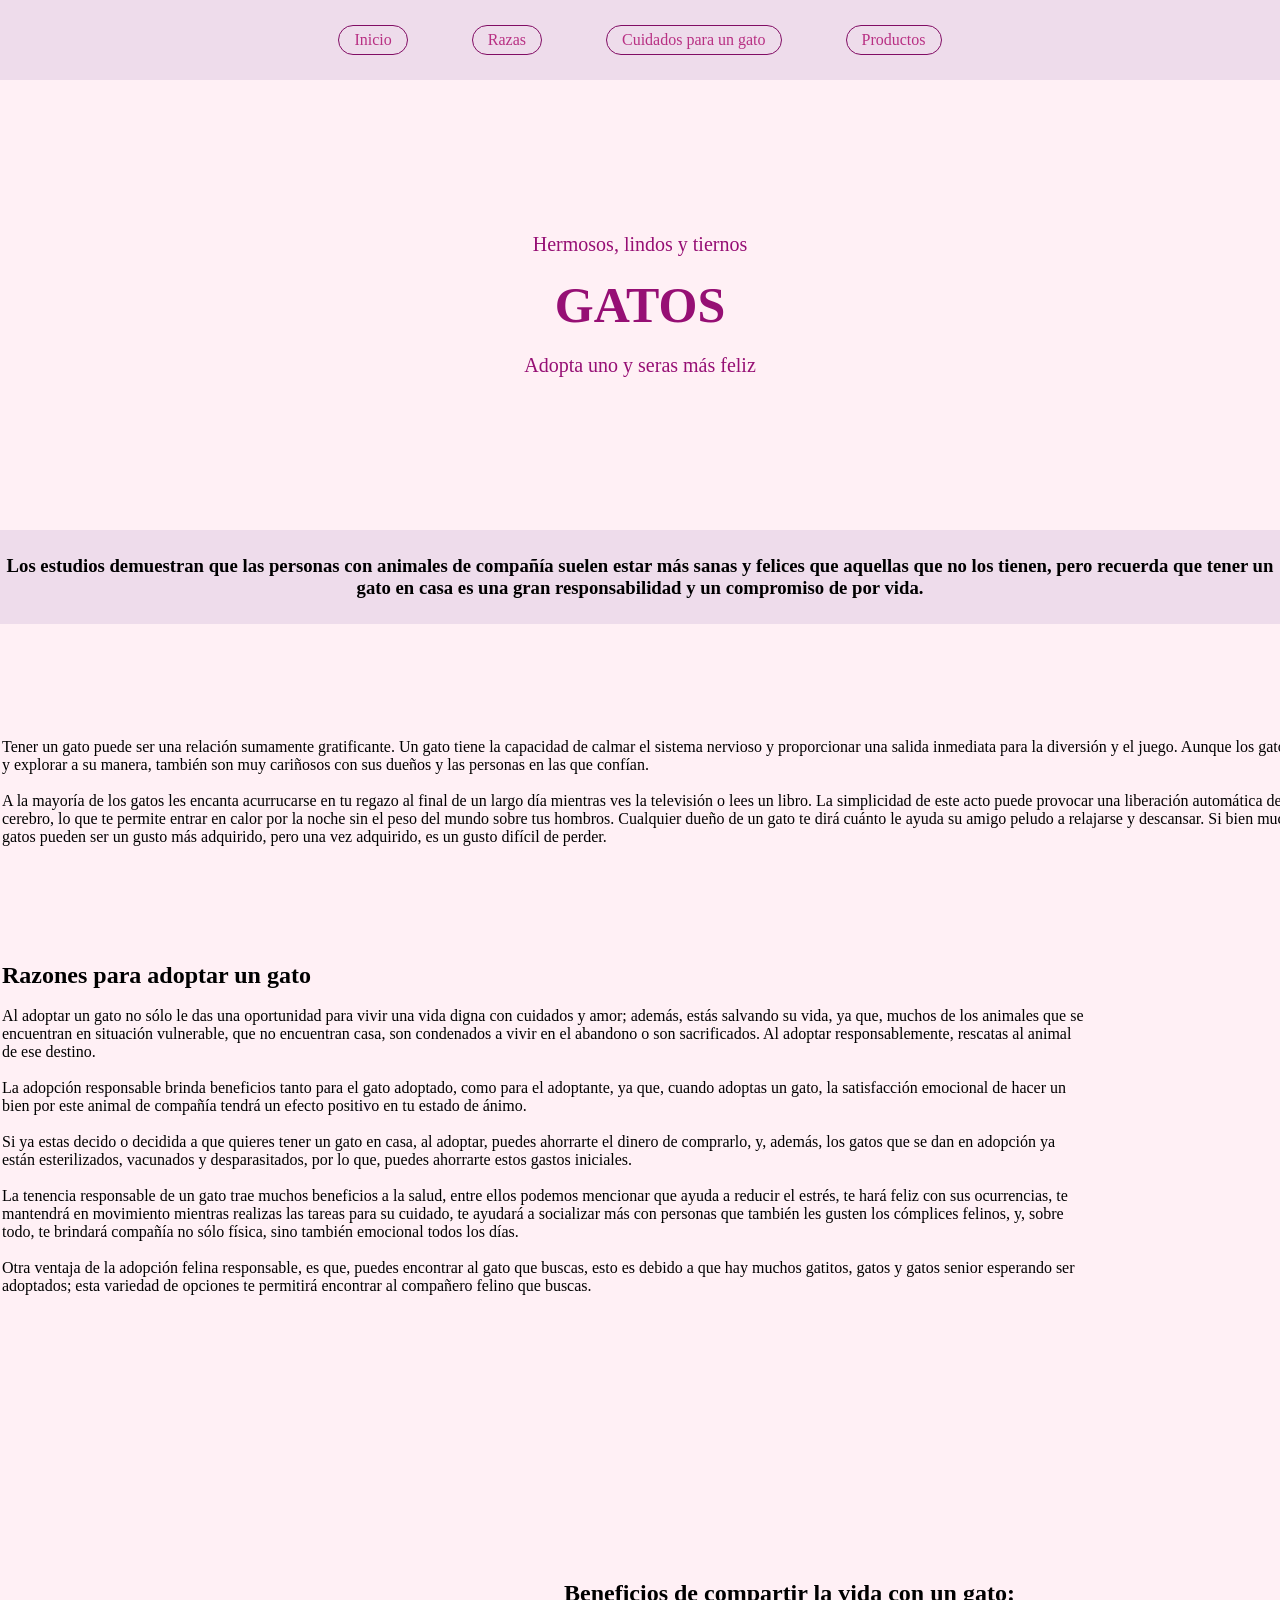
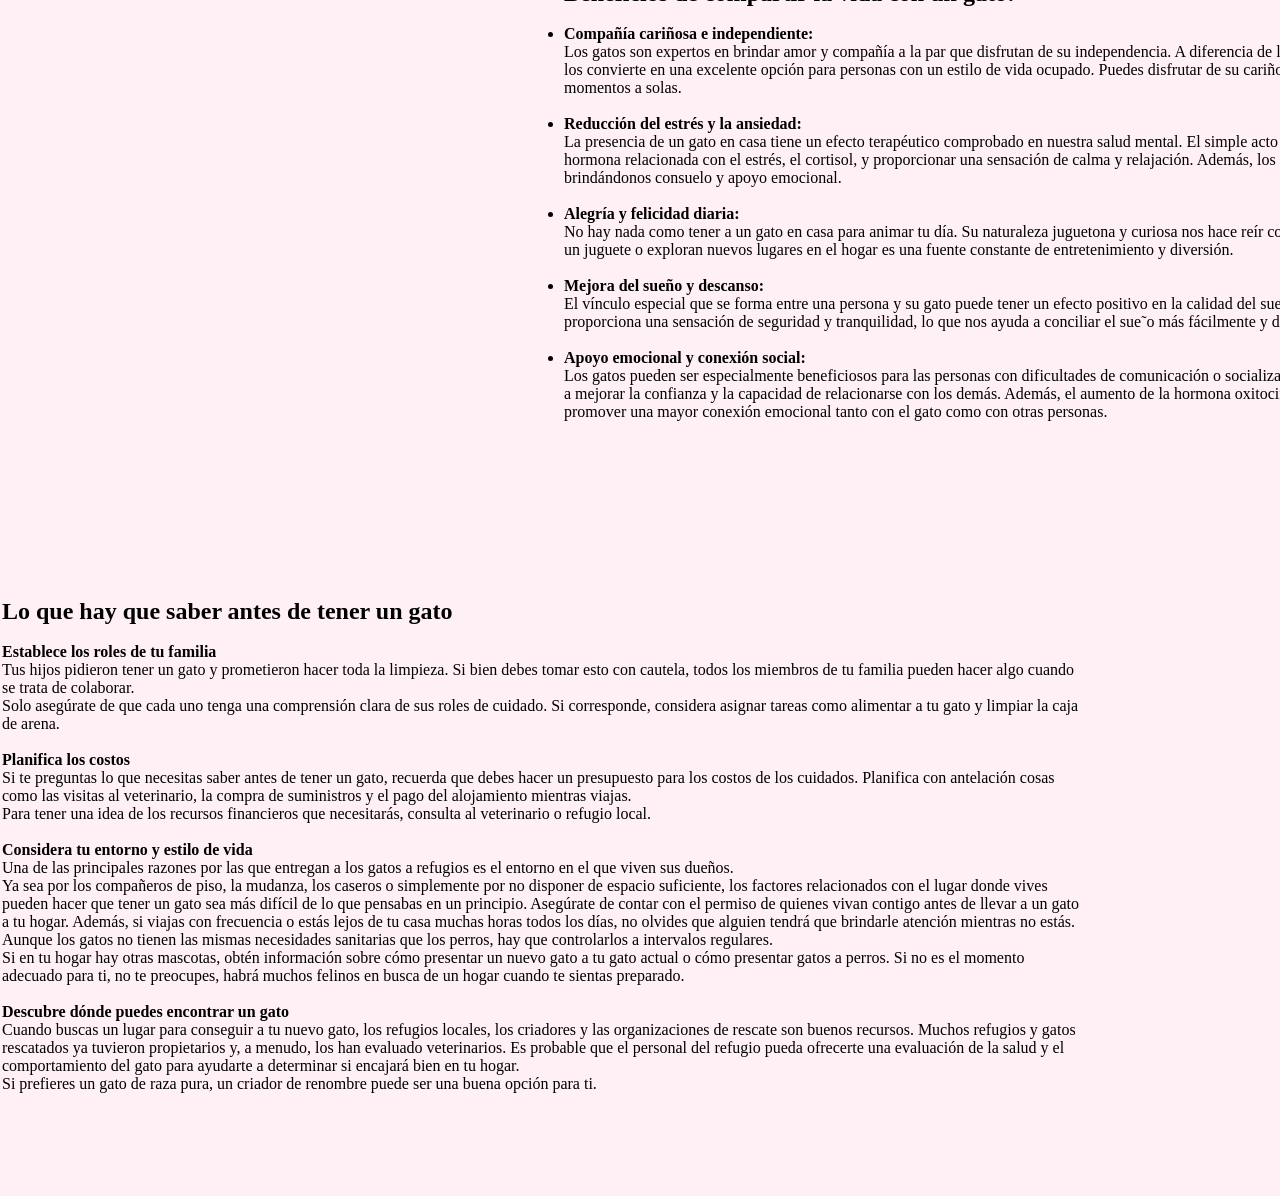
<file: index.html>
<!DOCTYPE html>
<html lang="es">
    <head>
        <meta charset="UTF-8">
        <title>Gatos</title>
        <link rel="stylesheet" href="estilos/index.css">
        <script src="js/scrollreveal.js"></script>
        <meta name="viewport" content="width=device-width, user-scalable=no, initial-scale=1.0, maximum-scale =1.0, minimum-scale=1.0">
    </head>

    
    <body bgcolor="#fff0f5">
        

    <header>
        
        <nav>
            <div class="menu">
            <a href="index.html">Inicio</a>
            <a href="Razas.html">Razas</a>
            <a href="Cuidados.html">Cuidados para un gato</a>
            <a href="Productos.html">Productos</a>
        </div>
        </nav>
    
    </header>

    <div class="encabezado-img">
    
    <div class="titulo">
        <p>Hermosos, lindos y tiernos</p>
        <h1>GATOS</h1>
        <p>Adopta uno y seras m&aacute;s feliz</p>
    </div>
</div>




        <header>
            <div class="contenido-header">
                <h3>Los estudios demuestran que las personas con animales de compa&ntilde;&iacute;a
                    suelen estar m&aacute;s sanas y felices que aquellas que no los tienen,
                    pero recuerda que tener un gato en casa es una gran responsabilidad
                    y un compromiso de por vida.</h3>
            </div>
        </header>
<br>

<div align="center">
<table class="tabla0">
    <tr>
        <td><p>Tener un gato puede ser una relaci&oacute;n sumamente gratificante. Un gato tiene la capacidad de 
            calmar el sistema nervioso y proporcionar una salida inmediata para la diversi&oacute;n y el juego. 
            Aunque los gatos son animales independientes a los que les gusta hurgar y explorar a su manera, 
            tambi&eacute;n son muy cari&ntilde;osos con sus due&ntilde;os y las personas en las que conf&iacute;an.</p><br>
        
        <p>A la mayor&iacute;a de los gatos les encanta acurrucarse en tu regazo al final de un largo d&iacute;a mientras 
            ves la televisi&oacute;n o lees un libro. La simplicidad de este acto puede provocar una liberaci&oacute;n 
            autom&aacute;tica de todos los tipos de sustancias qu&iacute;micas adecuadas en tu cerebro, lo que te 
            permite entrar en calor por la noche sin el peso del mundo sobre tus hombros.
            Cualquier dueño de un gato te dir&aacute; cu&aacute;nto le ayuda su amigo peludo a relajarse y descansar. 
            Si bien muchas personas disfrutan de la compa&ntilde;&iacute;a de los perros, los gatos pueden ser un 
            gusto m&aacute;s adquirido, pero una vez adquirido, es un gusto dif&iacute;cil de perder.</p></td>
    </tr>
</table>
</div>

<br>

<div align="center">
<table class="tabla1">
    <tr>
        <td>
            <h2>Razones para adoptar un gato</h2>
            <br>
            
                <ul>
                    <li>Al adoptar un gato no s&oacute;lo le das una oportunidad para vivir una vida
                        digna con cuidados y amor; adem&aacute;s, est&aacute;s salvando su vida, ya que,
                        muchos de los animales que se encuentran en situaci&oacute;n vulnerable, que
                        no encuentran casa, son condenados a vivir en el abandono o son sacrificados.
                        Al adoptar responsablemente, rescatas al animal de ese destino.</li><br>

                    <li>La adopci&oacute;n responsable brinda beneficios tanto para el gato adoptado,
                        como para el adoptante, ya que, cuando adoptas un gato, la satisfacci&oacute;n
                        emocional de hacer un bien por este animal de compa&ntilde;&iacute;a tendrá un efecto
                        positivo en tu estado de &aacute;nimo.</li><br>

                    <li>Si ya estas decido o decidida a que quieres tener un gato en casa, al 
                        adoptar, puedes ahorrarte el dinero de comprarlo, y, adem&aacute;s, los gatos 
                        que se dan en adopci&oacute;n ya están esterilizados, vacunados y desparasitados, 
                        por lo que, puedes ahorrarte estos gastos iniciales.</li><br>

                    <li>La tenencia responsable de un gato trae muchos beneficios a la salud, 
                        entre ellos podemos mencionar que ayuda a reducir el estr&eacute;s, te har&aacute; feliz 
                        con sus ocurrencias, te mantendr&aacute; en movimiento mientras realizas las
                         tareas para su cuidado, te ayudar&aacute; a socializar m&aacute;s con personas 
                         que tambi&eacute;n les gusten los c&oacute;mplices felinos, y, sobre todo, 
                         te brindar&aacute; compa&ntilde;&iacute;a no sólo f&iacute;sica, sino tambi&eacute;n emocional todos 
                         los días.</li><br>

                    <li>Otra ventaja de la adopci&oacute;n felina responsable, es que, puedes encontrar 
                        al gato que buscas, esto es debido a que hay muchos gatitos, gatos y
                         gatos senior esperando ser adoptados; esta variedad de opciones te 
                         permitir&aacute; encontrar al compa&ntilde;ero felino que buscas.</li><br>
                </ul>
           
        </td>
        <td class="v1"><iframe width="560" height="315" src="https://www.youtube.com/embed/YroCznpOtjI?si=76ho-4avpG03GlGb" title="YouTube video player" frameborder="0" allow="accelerometer; autoplay; clipboard-write; encrypted-media; gyroscope; picture-in-picture; web-share" referrerpolicy="strict-origin-when-cross-origin" allowfullscreen></iframe></td>
    </tr>
</table>
<br>



<table class="tabla2">
    <tr>
        <td class="v2"><iframe width="560" height="315" src="https://www.youtube.com/embed/nf80iMuEHs0?si=RdPLLFKrBCp8hpAq" title="YouTube video player" frameborder="0" allow="accelerometer; autoplay; clipboard-write; encrypted-media; gyroscope; picture-in-picture; web-share" referrerpolicy="strict-origin-when-cross-origin" allowfullscreen></iframe></td>
        <td>
            <h2>Beneficios de compartir la vida con un gato:</h2>
            <br>
            
                <ul>
                    <li><b>Compa&ntilde;&iacute;a cari&ntilde;osa e independiente:</b><br>
                        Los gatos son expertos en brindar amor y compa&ntilde;&iacute;a a la par que disfrutan de su
                        independencia. A diferencia de los perros, no requieren tanta atenci&oacute;n constante,
                        lo que los convierte en una excelente opci&oacute;n para personas con un estilo de vida
                        ocupado. Puedes disfrutar de su cari&ntilde;o cuando lo desees y tambi&eacute;n respetar su
                        necesidad de momentos a solas.</li><br>

                    <li><b>Reducci&oacute;n del estr&eacute;s y la ansiedad:</b><br>
                        La presencia de un gato en casa tiene un efecto terap&eacute;utico comprobado en nuestra
                        salud mental. El simple acto de acariciar a un gato puede reducir los niveles de 
                        la hormona relacionada con el estr&eacute;s, el cortisol, y proporcionar una sensaci&oacute;n 
                        de calma y relajaci&oacute;n. Adem&aacute;s, los gatos pueden aliviar la tristeza, la soledad 
                        y la ansiedad, brind&aacute;ndonos consuelo y apoyo emocional.</li><br>

                    <li><b>Alegr&iacute;a y felicidad diaria:</b><br>
                        No hay nada como tener a un gato en casa para animar tu d&iacute;a. Su naturaleza 
                        juguetona y curiosa nos hace re&iacute;r con sus travesuras y acrobacias. Observar 
                        c&oacute;mo persiguen un juguete o exploran nuevos lugares en el hogar es una fuente 
                        constante de entretenimiento y diversi&oacute;n.</li><br>

                    <li><b>Mejora del sue&ntilde;o y descanso: </b><br>
                        El v&iacute;nculo especial que se forma entre una persona y su gato puede tener un
                        efecto positivo en la calidad del sue&ntilde;o. Sentir la presencia de un gato a 
                        nuestro lado nos proporciona una sensaci&oacute;n de seguridad y tranquilidad, lo 
                        que nos ayuda a conciliar el sue&tilde;o más f&aacute;cilmente y disfrutar de un descanso reparador.</li><br>

                    <li><b>Apoyo emocional y conexi&oacute;n social:</b><br>
                        Los gatos pueden ser especialmente beneficiosos para las personas con dificultades 
                        de comunicaci&oacute;n o socializaci&oacute;n. Su compa&tilde;&iacute;a y afecto incondicional pueden ayudar 
                        a mejorar la confianza y la capacidad de relacionarse con los dem&aacute;s. Adem&aacute;s, el 
                        aumento de la hormona oxitocina, relacionada con las relaciones sociales, puede 
                        promover una mayor conexi&oacute;n emocional tanto con el gato como con otras personas.</li><br>

                </ul>
            
        </td>
    </tr>
</table>
<br>

<table class="tabla3">
    <tr>
        <td>
            <h2>Lo que hay que saber antes de tener un gato</h2>
            <br>
            <p>
                <ul>
                
                    <li><b>Establece los roles de tu familia</b><br>
                        Tus hijos pidieron tener un gato y prometieron hacer toda la limpieza. Si bien debes tomar 
                        esto con cautela, todos los miembros de tu familia pueden hacer algo cuando se trata de colaborar.<br>

                        Solo aseg&uacute;rate de que cada uno tenga una comprensi&oacute;n clara de sus roles de cuidado. Si corresponde, 
                        considera asignar tareas como alimentar a tu gato y limpiar la caja de arena.</li><br>

                    <li><b>Planifica los costos</b><br>
                        Si te preguntas lo que necesitas saber antes de tener un gato, recuerda que debes hacer un 
                        presupuesto para los costos de los cuidados. Planifica con antelaci&oacute;n cosas como las visitas 
                        al veterinario, la compra de suministros y el pago del alojamiento mientras viajas.<br>

                        Para tener una idea de los recursos financieros que necesitar&aacute;s, consulta al veterinario 
                        o refugio local.</li><br>

                    <li><b>Considera tu entorno y estilo de vida</b><br>
                        Una de las principales razones por las que entregan a los gatos a refugios es el entorno en el 
                        que viven sus due&ntilde;os.<br>

                        Ya sea por los compa&ntilde;eros de piso, la mudanza, los caseros o simplemente por no disponer de 
                        espacio suficiente, los factores relacionados con el lugar donde vives pueden hacer que 
                        tener un gato sea más dif&iacute;cil de lo que pensabas en un principio.
                        
                        Aseg&uacute;rate de contar con el permiso de quienes vivan contigo antes de llevar a un gato a tu hogar.
                        
                        Adem&aacute;s, si viajas con frecuencia o est&aacute;s lejos de tu casa muchas horas todos los d&iacute;as, 
                        no olvides que alguien tendr&aacute; que brindarle atención mientras no est&aacute;s. Aunque los gatos no 
                        tienen las mismas necesidades sanitarias que los perros, hay que controlarlos a intervalos regulares.<br>
                        
                        Si en tu hogar hay otras mascotas, obtén informaci&oacute;n sobre cómo presentar un nuevo gato a tu gato 
                        actual o c&oacute;mo presentar gatos a perros.
                        
                        Si no es el momento adecuado para ti, no te preocupes, habr&aacute; muchos felinos en busca de 
                        un hogar cuando te sientas preparado.</li><br>

                    <li><b>Descubre d&oacute;nde puedes encontrar un gato</b><br>
                        Cuando buscas un lugar para conseguir a tu nuevo gato, los refugios locales, los criadores 
                        y las organizaciones de rescate son buenos recursos.

                        Muchos refugios y gatos rescatados ya tuvieron propietarios y, a menudo, los han evaluado 
                        veterinarios. Es probable que el personal del refugio pueda ofrecerte una evaluaci&oacute;n de la 
                        salud y el comportamiento del gato para ayudarte a determinar si encajar&aacute; bien en tu hogar.<br>
                        
                        Si prefieres un gato de raza pura, un criador de renombre puede ser una buena opci&oacute;n para ti.
                        
                        </li><br>
                </ul>
            </p>
        </td>
        <td class="v3"><iframe width="560" height="315" src="https://www.youtube.com/embed/onzVn6d7jEY?si=xk1w-ePGio9aBYi6" title="YouTube video player" frameborder="0" allow="accelerometer; autoplay; clipboard-write; encrypted-media; gyroscope; picture-in-picture; web-share" referrerpolicy="strict-origin-when-cross-origin" allowfullscreen></iframe></td>
    </tr>
</table>
</div>



<script src="js/index.js"></script>

    </body>

</html>
</file>
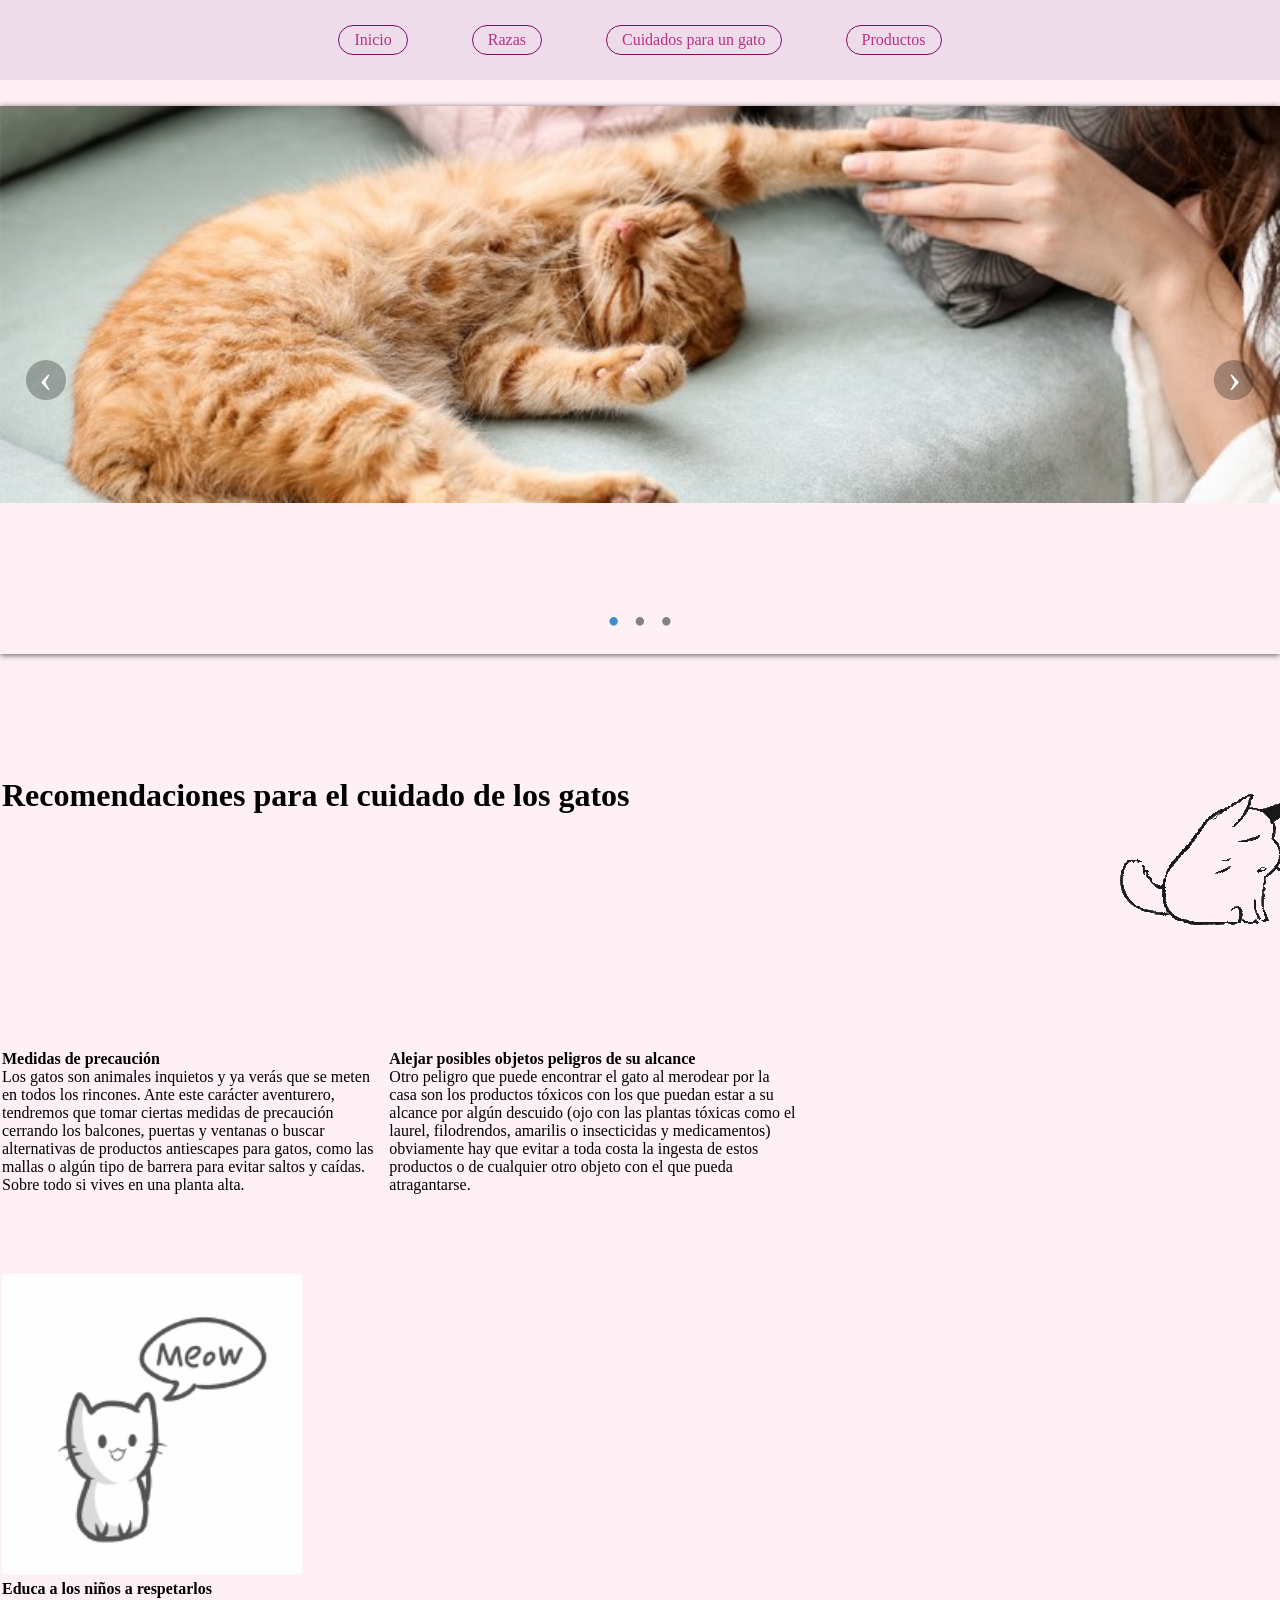
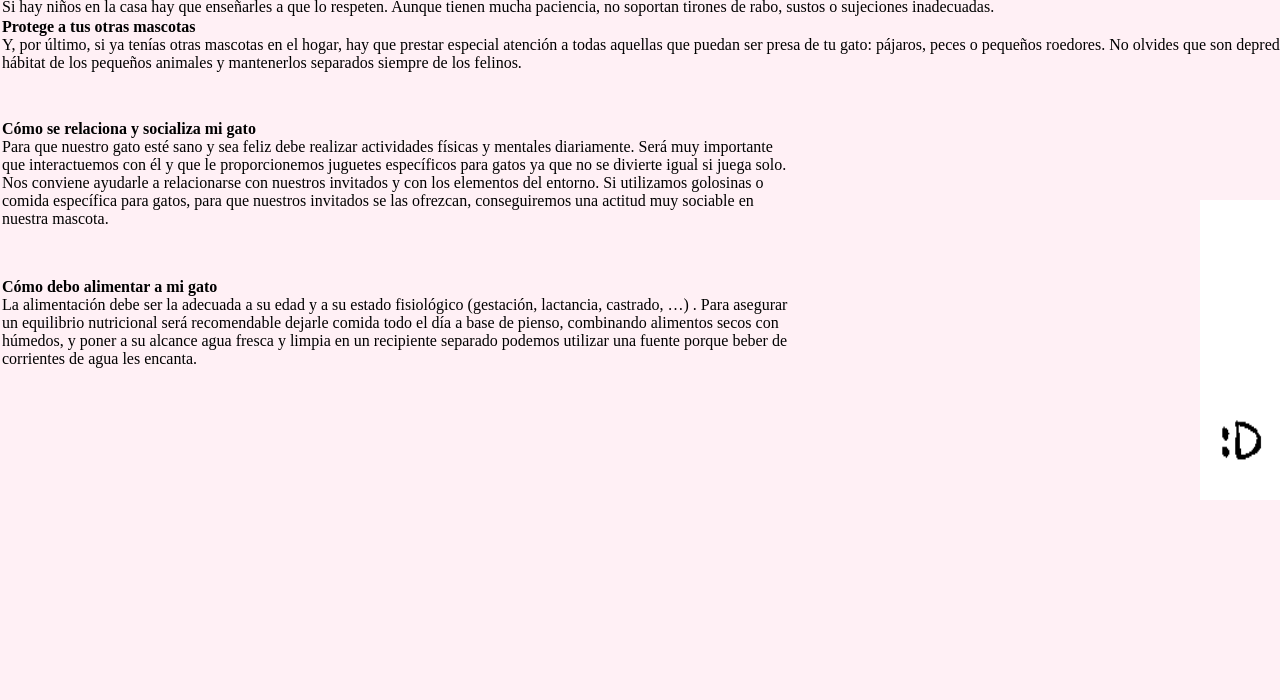
<file: Cuidados.html>
<!DOCTYPE html>
<html lang="es">
    <head>
        <meta charset="UTF-8">
        <title>Cuidados para un gato</title>
       
       
        <script src="js/scrollreveal.js"></script>
        <meta name="viewport" content="width=device-width, user-scalable=no, initial-scale=1.0, maximum-scale =1.0, minimum-scale=1.0">
        <link rel="stylesheet" href="estilos/cuidados.css">
        <link
  

    </head>

    <body bgcolor="#fff0f5">

        <header>
            <nav>
                <div class="menu">
                <a href="index.html">Inicio</a>
                <a href="Razas.html">Razas</a>
                <a href="Cuidados.html">Cuidados para un gato</a>
                <a href="Productos.html">Productos</a>
            </div>
            </nav>
        </header>


        <html>
    <head>
        <style>
            .slide {
                position: relative;
                box-shadow: 0px 1px 6px rgba(0, 0, 0, 0.64);
                margin-top: 26px;
            }
            .slide-inner {
                position: relative;
                overflow: hidden;
                width: 100%;
                height: calc( 500px + 3em);
            }
            .slide-open:checked + .slide-item {
                position: static;
                opacity: 100;
            }
            .slide-item {
                position: absolute;
                opacity: 0;
                -webkit-transition: opacity 0.6s ease-out;
                transition: opacity 0.6s ease-out;
            }
            .slide-item img {
                display: block;
                height: auto;
                max-width: 100%;
            }
            .slide-control {
                background: rgba(0, 0, 0, 0.28);
                border-radius: 50%;
                color: #fff;
                cursor: pointer;
                display: none;
                font-size: 40px;
                height: 40px;
                line-height: 35px;
                position: absolute;
                top: 50%;
                -webkit-transform: translate(0, -50%);
                cursor: pointer;
                -ms-transform: translate(0, -50%);
                transform: translate(0, -50%);
                text-align: center;
                width: 40px;
                z-index: 10;
            }
            .slide-control.prev {
                left: 2%;
            }
            .slide-control.next {
                right: 2%;
            }
            .slide-control:hover {
                background: rgba(0, 0, 0, 0.8);
                color: #aaaaaa;
            }
            #slide-1:checked ~ .control-1,
            #slide-2:checked ~ .control-2,
            #slide-3:checked ~ .control-3 {
                display: block;
            }
            .slide-indicador {
                list-style: none;
                margin: 0;
                padding: 0;
                position: absolute;
                bottom: 2%;
                left: 0;
                right: 0;
                text-align: center;
                z-index: 10;
            }
            .slide-indicador li {
                display: inline-block;
                margin: 0 5px;
            }
            .slide-circulo {
                color: #828282;
                cursor: pointer;
                display: block;
                font-size: 35px;
            }
            .slide-circulo:hover {
                color: #aaaaaa;
            }
            #slide-1:checked ~ .control-1 ~ .slide-indicador
                 li:nth-child(1) .slide-circulo,
            #slide-2:checked ~ .control-2 ~ .slide-indicador
                  li:nth-child(2) .slide-circulo,
            #slide-3:checked ~ .control-3 ~ .slide-indicador
                  li:nth-child(3) .slide-circulo {
                color: #428bca;
            }
            #titulo {
                width: 100%;
                position: absolute;
                padding: 0px;
                margin: 0px auto;
                text-align: center;
                font-size: 27px;
                color: rgba(255, 255, 255, 1);
                font-family: 'Open Sans', sans-serif;
                z-index: 9999;
                text-shadow: 0px 1px 2px rgba(0, 0, 0, 0.33),
                     -1px 0px 2px rgba(255, 255, 255, 0);
            }
        </style>
    </head>
  <body>
        <div class="slide">
            <div class="slide-inner">
                <input class="slide-open" type="radio" id="slide-1"
                      name="slide" aria-hidden="true" hidden="" checked="checked">
                <div class="slide-item">
                    <img src="img/cuidados-basicos-gatos_1.jpg" width=1880 HEIGHT=900> 
                </div>
                <input class="slide-open" type="radio" id="slide-2"
                      name="slide" aria-hidden="true" hidden="">
                <div class="slide-item">
                    <img src="img/gato1.jpg" width=1880 HEIGHT=900>
                </div>
                <input class="slide-open" type="radio" id="slide-3"
                      name="slide" aria-hidden="true" hidden="">
                <div class="slide-item">
                    <img src="img/gato5.png" width=1880 HEIGHT=900>
                </div>
                <label for="slide-3" class="slide-control prev control-1">‹</label>
                <label for="slide-2" class="slide-control next control-1">›</label>
                <label for="slide-1" class="slide-control prev control-2">‹</label>
                <label for="slide-3" class="slide-control next control-2">›</label>
                <label for="slide-2" class="slide-control prev control-3">‹</label>
                <label for="slide-1" class="slide-control next control-3">›</label>
                <ol class="slide-indicador">
                    <li>
                        <label for="slide-1" class="slide-circulo">•</label>
                    </li>
                    <li>
                        <label for="slide-2" class="slide-circulo">•</label>
                    </li>
                    <li>
                        <label for="slide-3" class="slide-circulo">•</label>
                    </li>
                </ol>
            </div>
        </div>

        <div align="left">
        <table class="t1">
            <tr>
                <td>
                    <h1>Recomendaciones para el cuidado de los gatos</h1><br>
                </td>
                <td><img src="img/gato2.gif"></td>
            </tr>
        </table>
        </div>

        <div align="left">
            <table class="t2">
            <tr>
                <td><b>Medidas de precauci&oacute;n</b><br>
                    Los gatos son animales inquietos y ya ver&aacute;s que se meten en todos los rincones. 
                    Ante este car&aacute;cter aventurero, tendremos que tomar ciertas medidas de precauci&oacute;n 
                    cerrando los balcones, puertas y ventanas o buscar alternativas de productos
                     antiescapes para gatos, como las mallas o alg&uacute;n tipo de barrera para evitar 
                     saltos y ca&iacute;das. Sobre todo si vives en una planta alta.</td>
                     <br>
                    
                     <td><b>Alejar posibles objetos peligros de su alcance</b><br>
                        Otro peligro que puede encontrar el gato al merodear por la casa son los productos 
                        t&oacute;xicos con los que puedan estar a su alcance por alg&uacute;n descuido (ojo con las 
                        plantas t&oacute;xicas como el laurel, filodrendos, amarilis o insecticidas y medicamentos) 
                        obviamente hay que evitar a toda costa la ingesta de estos productos o de cualquier 
                        otro objeto con el que pueda atragantarse.</td>

                        <td></td>
            </tr>
        </table></div>


        

        <div align="right">
<table class="t3">
            <tr>
                <td>
                    <img src="img/miau.gif" width="300" height="300"></td>
            </tr>
            <tr>
                <td><b>Educa a los ni&ntilde;os a respetarlos</b><br>
                    Si hay ni&ntilde;os en la casa hay que ense&ntilde;arles a que lo respeten. Aunque tienen mucha paciencia, 
                    no soportan tirones de rabo, sustos o sujeciones inadecuadas.</td>
            </tr>
            <tr>
                    <td><b>Protege a tus otras mascotas</b><br>
                        Y, por &uacute;ltimo, si ya ten&iacute;as otras mascotas en el hogar, hay que prestar especial 
                        atenci&oacute;n a todas aquellas que puedan ser presa de tu gato: p&aacute;jaros, peces o peque&ntilde;os 
                        roedores. No olvides que son depredadores natos por lo que tendr&aacute;s que salvaguardar 
                        el h&aacute;bitat de los peque&ntilde;os animales y mantenerlos separados siempre de los felinos.</td>

                    
            </tr>

           
        
        </table></div>

        

        

        <div align="left">
            <table class="t2">
            <tr>
                <td><b>C&oacute;mo se relaciona y socializa mi gato</b><br>
                    Para que nuestro gato est&eacute; sano y sea feliz debe realizar actividades f&iacute;sicas y mentales diariamente.
                    Ser&aacute; muy importante que interactuemos con &eacute;l y que le proporcionemos juguetes espec&iacute;ficos para gatos 
                    ya que no se divierte igual si juega solo. Nos conviene ayudarle a relacionarse con nuestros invitados 
                    y con los elementos del entorno. Si utilizamos golosinas o comida espec&iacute;fica para gatos, para que 
                    nuestros invitados se las ofrezcan, conseguiremos una actitud muy sociable en nuestra mascota.</td><br>
                    </tr>
            <tr>
                     <td><b>C&oacute;mo debo alimentar a mi gato</b><br>
                        La alimentación debe ser la adecuada a su edad y a su estado fisiol&oacute;gico (gestaci&oacute;n, lactancia, castrado, …)
                        . Para asegurar un equilibrio nutricional ser&aacute; recomendable dejarle comida todo el d&iacute;a a base de pienso, 
                        combinando alimentos secos con h&uacute;medos, y poner a su alcance agua fresca y limpia en un recipiente separado
                         podemos utilizar una fuente porque beber de corrientes de agua les encanta.</td>
            </tr>
        </table>
    </div>

        <DIV STYLE="POSITION:ABSOLUTE; TOP:1800PX; LEFT:1200PX; WIDTH:500PX; HEIGHT:500PX; OVERFLOW:AUTO;">
            <img src="img/gato-feliz.gif" width="300" height="300">
        </DIV>

        
    
        


        <script src="js/index.js"></script>
        
    </body>
</html>
</file>
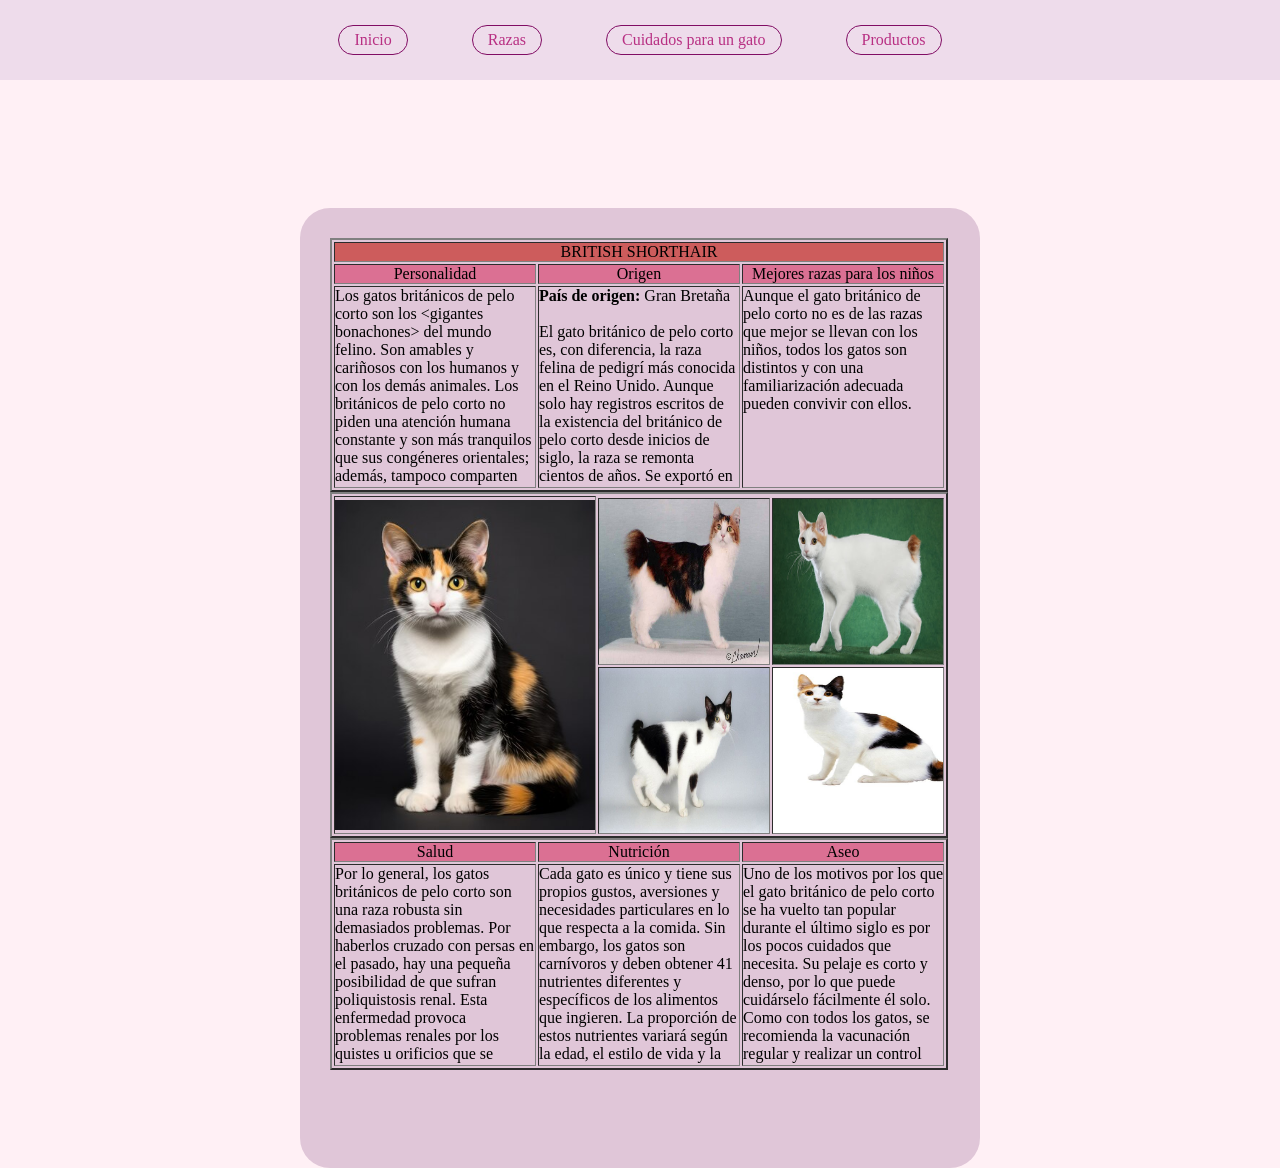
<file: leer-mas-bobtail.html>
<DOCTYPE html>
    <html lang="es">
        <head>
            <meta charset="UTF-8">
            <title>Razas de gatos</title>
            <link rel="stylesheet" href="estilos/razas.css">
            <script src="js/scrollreveal.js"></script>
            <meta name="viewport" content="width=device-width, user-scalable=no, initial-scale=1.0, maximum-scale =1.0, minimum-scale=1.0">
        </head>
    
        <body bgcolor="#fff0f5">
            <header>
            
                <nav>
                    <div class="menu">
                    <a href="index.html">Inicio</a>
                    <a href="Razas.html">Razas</a>
                    <a href="Cuidados.html">Cuidados para un gato</a>
                    <a href="Productos.html">Productos</a>
                </div>
                </nav>
            
            </header>
    



            <div class="scroll-bg">
                <div class="scroll-div">
                    <div class="scroll coject">
                        
                        <table border="2">
                            <tr BGCOLOR="#cd5c5c">
                                <td colspan="3">
                                    <div align="CENTER">
                                    BRITISH SHORTHAIR</div>
                                </td>
                            </tr>
    
                            <TR BGCOLOR="#db7093">
                                <TD><div align="CENTER">
                                    Personalidad</TD>
    
                                <TD><div align="CENTER">
                                    Origen</TD>
    
                                <TD><div align="CENTER">
                                    Mejores razas para los ni&ntilde;os</TD></div>
                            </TR>
    
                            <TR BGCOLOR="#e0c6d8">
                                <TD> <DIV STYLE=" TOP:400PX; LEFT:1660PX; WIDTH:200PX; HEIGHT:200PX; OVERFLOW:AUTO;">
                                    
                                    Los gatos brit&aacute;nicos de pelo corto son los &#60;gigantes bonachones&#62; del mundo felino.
                                    Son amables y cari&ntilde;osos con los humanos y con los dem&aacute;s animales.
                                    Los brit&aacute;nicos de pelo corto no piden una atenci&oacute;n humana constante y son
                                    m&aacute;s tranquilos que sus cong&eacute;neres orientales; adem&aacute;s, tampoco comparten esa
                                    naturaleza curiosa que lleva a muchas razas orientales a meterse en problemas.
    
                                </TD>
                                <TD><DIV STYLE="TOP:400PX; LEFT:1660PX; WIDTH:200PX; HEIGHT:200PX; OVERFLOW:AUTO;">
                                      
                                    <p><b>Pa&iacute;s de origen:</b> Gran Breta&ntilde;a</p><br>
    
                                    El gato brit&aacute;nico de pelo corto es, con diferencia, la raza felina de pedigr&iacute;
                                    m&aacute;s conocida en el Reino Unido. Aunque solo hay registros escritos de la
                                    existencia del brit&aacute;nico de pelo corto desde inicios de siglo, la raza se remonta
                                    cientos de a&ntilde;os. Se export&oacute; en grandes cantidades al Nuevo Mundo, donde se 
                                    hizo muy popular. La diversidad de colores y dibujos en el pelaje que hay
                                    actualmente se debe a la reproducci&oacute;n selectiva de los mejores gatos callejeros
                                    durante el siglo XIX y a los cuidados planes de reproducci&oacute;n mantenidos hasta la actualidad.
     
                                </TD>
                                <TD><DIV STYLE=" TOP:400PX; LEFT:1660PX; WIDTH:200PX; HEIGHT:200PX; OVERFLOW:AUTO;">
                                     
                                    Aunque el gato brit&aacute;nico de pelo corto no es de las razas que mejor se llevan con los ni&ntilde;os,
                                    todos los gatos son distintos y con una familiarizaci&oacute;n adecuada pueden convivir con ellos.
    
                                </TD>
                            </TR>
                        </table>
    
    
                        <div class="tabla">
                            <table border="2">
                            
                                <tr>
                                    <td rowspan="4"><img src="img/bobtail.jpg" height="330" width="260"></td>
                                </tr>
                        
                                <tr>
                                    <td><img src="img/bobtail3.jpg" height="165" width="170"> </td>
                                    <td><img src="img/bobtail5.jpg" height="165" width="170"> </td>
                                </tr>
                        
                                <tr>
                                    <td><img src="img/bobtail6.jpg" height="165" width="170"></td>
                                    <td><img src="img/bobtail1.jpg" height="165" width="170"></td>
                                </tr>
                        
                            </table></div></div>
    
                            <table border="2">
                            <TR BGCOLOR="#db7093">
                                <TD><div align="CENTER">
                                    Salud</TD>
    
                                <TD><div align="CENTER">
                                    Nutrici&oacute;n</TD>
    
                                <TD><div align="CENTER">
                                    Aseo</TD></div>
                            </TR>
    
                            <TR BGCOLOR="#e0c6d8">
                                <TD> <DIV STYLE=" TOP:400PX; LEFT:1660PX; WIDTH:200PX; HEIGHT:200PX; OVERFLOW:AUTO;">
                                   
                                    Por lo general, los gatos brit&aacute;nicos de pelo corto son una raza robusta sin demasiados problemas.
                                    Por haberlos cruzado con persas en el pasado, hay una peque&ntilde;a posibilidad de que sufran poliquistosis
                                    renal. Esta enfermedad provoca problemas renales por los quistes u orificios que se desarrollan de
                                    forma progresiva. Hay un test gen&eacute;tico para esto, de modo que vale la pena preguntar a los criadores
                                    por la condici&oacute;n de los gatos: los buenos criadores deber&iacute;an conocerlo.
    
    
                                </TD>
                                <TD><DIV STYLE="TOP:400PX; LEFT:1660PX; WIDTH:200PX; HEIGHT:200PX; OVERFLOW:AUTO;">
                                    
                                    Cada gato es &uacute;nico y tiene sus propios gustos, aversiones y necesidades particulares en lo que respecta a la comida.
                                    Sin embargo, los gatos son carn&iacute;voros y deben obtener 41 nutrientes diferentes y espec&iacute;ficos de los alimentos
                                    que ingieren. La proporci&oacute;n de estos nutrientes variar&aacute; seg&uacute;n la edad, el estilo de vida y la salud en
                                    general, por lo que no sorprende que un gatito en&eacute;rgico y en crecimiento necesite un equilibrio de
                                    nutrientes diferente en su dieta que un gato senior menos activo. 
                                    Otras consideraciones que deben tenerse en cuenta son darle la cantidad adecuada de comida para mantener
                                    el &#60;estado corporal ideal&#62; según las pautas de alimentaci&oacute;n y atender las preferencias individuales por
                                    lo que respecta a las recetas de comida seca o h&uacute;meda.
                                    Como todas las razas, los siameses necesitan vacunaci&oacute;n que los proteja de las enfermedades,
                                    as&iacute; como un control antiparasitario peri&oacute;dico y revisiones veterinarias anuales.
                                
    
                                </TD>
                                <TD><DIV STYLE=" TOP:400PX; LEFT:1660PX; WIDTH:200PX; HEIGHT:200PX; OVERFLOW:AUTO;">
                                    <FONT SIZE=3 COLOR=BLACK FACE="ARIAL"></FONT> 
                                    Uno de los motivos por los que el gato brit&aacute;nico de pelo corto se ha vuelto tan popular durante el &uacute;ltimo siglo
                                    es por los pocos cuidados que necesita. Su pelaje es corto y denso, por lo que puede cuid&aacute;rselo f&aacute;cilmente &eacute;l solo.
                                    Como con todos los gatos, se recomienda la vacunaci&oacute;n regular y realizar un control antiparasitario.
                                </TD>
                            </TR>
                        </table>
    
    </div>
    
            
                </div>
                    </div>
                </div>
    
    
            
            
    
    
       
    
            <script src="js/index.js"></script>
        </body>
    </html>
</file>
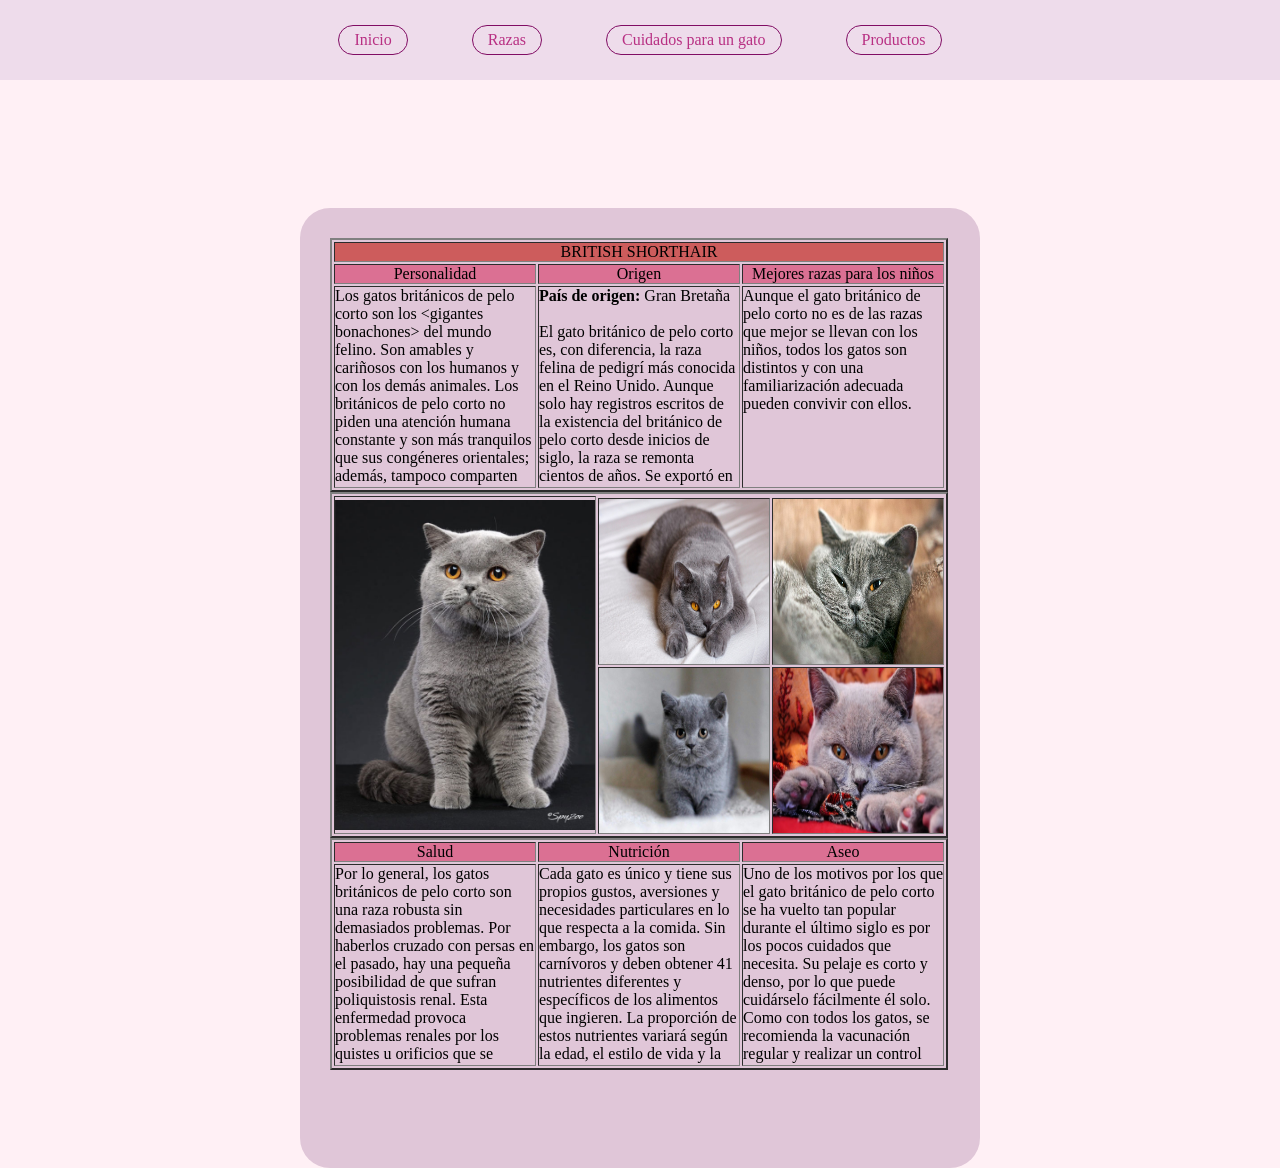
<file: leer-mas-british.html>
<DOCTYPE html>
<html lang="es">
    <head>
        <meta charset="UTF-8">
        <title>Razas de gatos</title>
        <link rel="stylesheet" href="estilos/razas.css">
        <script src="js/scrollreveal.js"></script>
        <meta name="viewport" content="width=device-width, user-scalable=no, initial-scale=1.0, maximum-scale =1.0, minimum-scale=1.0">
    </head>

    <body bgcolor="#fff0f5">
        <header>
        
            <nav>
                <div class="menu">
                <a href="index.html">Inicio</a>
                <a href="Razas.html">Razas</a>
                <a href="Cuidados.html">Cuidados para un gato</a>
                <a href="Productos.html">Productos</a>
            </div>
            </nav>
        
        </header>

        <div class="scroll-bg">
            <div class="scroll-div">
                <div class="scroll coject">
                    
                    <table border="2">
                        <tr BGCOLOR="#cd5c5c">
                            <td colspan="3">
                                <div align="CENTER">
                                BRITISH SHORTHAIR</div>
                            </td>
                        </tr>

                        <TR BGCOLOR="#db7093">
                            <TD><div align="CENTER">
                                Personalidad</TD>

                            <TD><div align="CENTER">
                                Origen</TD>

                            <TD><div align="CENTER">
                                Mejores razas para los ni&ntilde;os</TD></div>
                        </TR>

                        <TR BGCOLOR="#e0c6d8">
                            <TD> <DIV STYLE=" TOP:400PX; LEFT:1660PX; WIDTH:200PX; HEIGHT:200PX; OVERFLOW:AUTO;">
                                
                                Los gatos brit&aacute;nicos de pelo corto son los &#60;gigantes bonachones&#62; del mundo felino.
                                Son amables y cari&ntilde;osos con los humanos y con los dem&aacute;s animales.
                                Los brit&aacute;nicos de pelo corto no piden una atenci&oacute;n humana constante y son
                                m&aacute;s tranquilos que sus cong&eacute;neres orientales; adem&aacute;s, tampoco comparten esa
                                naturaleza curiosa que lleva a muchas razas orientales a meterse en problemas.

                            </TD>
                            <TD><DIV STYLE="TOP:400PX; LEFT:1660PX; WIDTH:200PX; HEIGHT:200PX; OVERFLOW:AUTO;">
                                  
                                <p><b>Pa&iacute;s de origen:</b> Gran Breta&ntilde;a</p><br>

                                El gato brit&aacute;nico de pelo corto es, con diferencia, la raza felina de pedigr&iacute;
                                m&aacute;s conocida en el Reino Unido. Aunque solo hay registros escritos de la
                                existencia del brit&aacute;nico de pelo corto desde inicios de siglo, la raza se remonta
                                cientos de a&ntilde;os. Se export&oacute; en grandes cantidades al Nuevo Mundo, donde se 
                                hizo muy popular. La diversidad de colores y dibujos en el pelaje que hay
                                actualmente se debe a la reproducci&oacute;n selectiva de los mejores gatos callejeros
                                durante el siglo XIX y a los cuidados planes de reproducci&oacute;n mantenidos hasta la actualidad.
 
                            </TD>
                            <TD><DIV STYLE=" TOP:400PX; LEFT:1660PX; WIDTH:200PX; HEIGHT:200PX; OVERFLOW:AUTO;">
                                 
                                Aunque el gato brit&aacute;nico de pelo corto no es de las razas que mejor se llevan con los ni&ntilde;os,
                                todos los gatos son distintos y con una familiarizaci&oacute;n adecuada pueden convivir con ellos.

                            </TD>
                        </TR>
                    </table>


                    <div class="tabla">
                        <table border="2">
                        
                            <tr>
                                <td rowspan="4"><img src="img/british5.jpg" height="330" width="260"></td>
                            </tr>
                    
                            <tr>
                                <td><img src="img/british1.jpg" height="165" width="170"> </td>
                                <td><img src="img/british3.jpg" height="165" width="170"> </td>
                            </tr>
                    
                            <tr>
                                <td><img src="img/british4.jpeg" height="165" width="170"></td>
                                <td><img src="img/british2.jpg" height="165" width="170"></td>
                            </tr>
                    
                        </table></div></div>

                        <table border="2">
                        <TR BGCOLOR="#db7093">
                            <TD><div align="CENTER">
                                Salud</TD>

                            <TD><div align="CENTER">
                                Nutrici&oacute;n</TD>

                            <TD><div align="CENTER">
                                Aseo</TD></div>
                        </TR>

                        <TR BGCOLOR="#e0c6d8">
                            <TD> <DIV STYLE=" TOP:400PX; LEFT:1660PX; WIDTH:200PX; HEIGHT:200PX; OVERFLOW:AUTO;">
                               
                                Por lo general, los gatos brit&aacute;nicos de pelo corto son una raza robusta sin demasiados problemas.
                                Por haberlos cruzado con persas en el pasado, hay una peque&ntilde;a posibilidad de que sufran poliquistosis
                                renal. Esta enfermedad provoca problemas renales por los quistes u orificios que se desarrollan de
                                forma progresiva. Hay un test gen&eacute;tico para esto, de modo que vale la pena preguntar a los criadores
                                por la condici&oacute;n de los gatos: los buenos criadores deber&iacute;an conocerlo.


                            </TD>
                            <TD><DIV STYLE="TOP:400PX; LEFT:1660PX; WIDTH:200PX; HEIGHT:200PX; OVERFLOW:AUTO;">
                                
                                Cada gato es &uacute;nico y tiene sus propios gustos, aversiones y necesidades particulares en lo que respecta a la comida.
                                Sin embargo, los gatos son carn&iacute;voros y deben obtener 41 nutrientes diferentes y espec&iacute;ficos de los alimentos
                                que ingieren. La proporci&oacute;n de estos nutrientes variar&aacute; seg&uacute;n la edad, el estilo de vida y la salud en
                                general, por lo que no sorprende que un gatito en&eacute;rgico y en crecimiento necesite un equilibrio de
                                nutrientes diferente en su dieta que un gato senior menos activo. 
                                Otras consideraciones que deben tenerse en cuenta son darle la cantidad adecuada de comida para mantener
                                el &#60;estado corporal ideal&#62; según las pautas de alimentaci&oacute;n y atender las preferencias individuales por
                                lo que respecta a las recetas de comida seca o h&uacute;meda.
                                Como todas las razas, los siameses necesitan vacunaci&oacute;n que los proteja de las enfermedades,
                                as&iacute; como un control antiparasitario peri&oacute;dico y revisiones veterinarias anuales.
                            

                            </TD>
                            <TD><DIV STYLE=" TOP:400PX; LEFT:1660PX; WIDTH:200PX; HEIGHT:200PX; OVERFLOW:AUTO;">
                                <FONT SIZE=3 COLOR=BLACK FACE="ARIAL"></FONT> 
                                Uno de los motivos por los que el gato brit&aacute;nico de pelo corto se ha vuelto tan popular durante el &uacute;ltimo siglo
                                es por los pocos cuidados que necesita. Su pelaje es corto y denso, por lo que puede cuid&aacute;rselo f&aacute;cilmente &eacute;l solo.
                                Como con todos los gatos, se recomienda la vacunaci&oacute;n regular y realizar un control antiparasitario.
                            </TD>
                        </TR>
                    </table>

</div>

        
            </div>
                </div>
            </div>


        
        


   

        <script src="js/index.js"></script>
    </body>
</html>
</file>
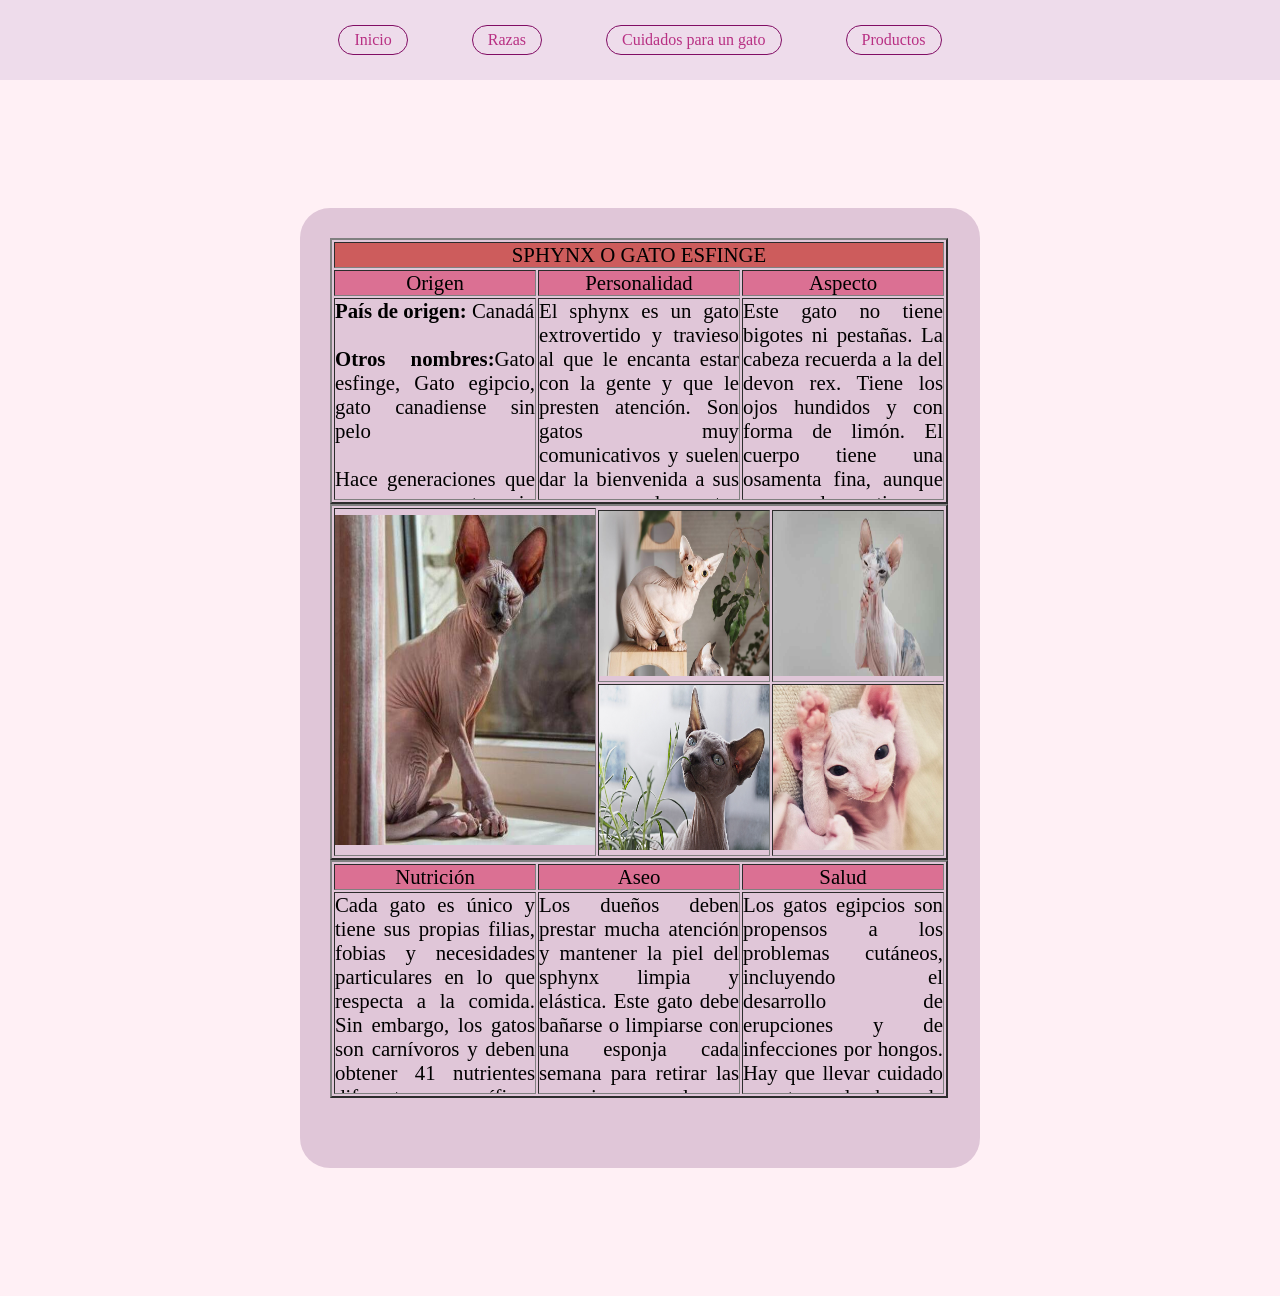
<file: leer-mas-esfinge.html>
<!DOCTYPE html>
<html lang="es">
    <head>
        <meta charset="UTF-8">
        <title>Razas de gatos</title>
        <link rel="stylesheet" href="estilos/razas.css">
        <script src="js/scrollreveal.js"></script>
        <meta name="viewport" content="width=device-width, user-scalable=no, initial-scale=1.0, maximum-scale =1.0, minimum-scale=1.0">
    </head>

    <body bgcolor="#fff0f5">
        <header>
        
            <nav>
                <div class="menu">
                <a href="index.html">Inicio</a>
                <a href="Razas.html">Razas</a>
                <a href="Cuidados.html">Cuidados para un gato</a>
                <a href="Productos.html">Productos</a>
            </div>
            </nav>
        
        </header>

        <div class="scroll-bg">
            <div class="scroll-div">
                <div class="scroll coject">
                    
                    <table border="2">
                        <tr BGCOLOR="#cd5c5c">
                            <td colspan="3">
                                <div align="CENTER">
                                SPHYNX O GATO ESFINGE</div>
                            </td>
                        </tr>

                        <TR BGCOLOR="#db7093">
                            <TD><div align="CENTER">
                                Origen</TD>

                            <TD><div align="CENTER">
                                Personalidad</TD>

                            <TD><div align="CENTER">
                                Aspecto</TD></div>
                        </TR>

                        <TR BGCOLOR="#e0c6d8">
                            <TD> <DIV STYLE=" TOP:400PX; LEFT:1660PX; WIDTH:200PX; HEIGHT:200PX; OVERFLOW:AUTO;">
                                
                            <p><b>Pa&iacute;s de origen:</b> Canad&aacute;</p>
                            <br>
                            <p><b>Otros nombres:</b>Gato esfinge, Gato egipcio, gato canadiense sin pelo</p>
                            <br>
                            <p>Hace generaciones que se conocen gatos sin pelo; se dice que los aztecas ten&iacute;an gatos sin pelo.
                                El sphynx es el primer gato sin pelo que ha sido criado espec&iacute;ficamente por ese rasgo.
                                El programa de reproducci&oacute;n comenz&oacute; en 1966 en Ontario, Canad&aacute;, cuando
                                una gata dom&eacute;stica tuvo un gatito macho sin pelo. Sin embargo, la mayor&iacute;a de
                                los sphynx actuales descienden de tres gatitos sin pelo encontrados en Toronto en 1978.
                            </p>
                            </TD>
                            <TD><DIV STYLE="TOP:400PX; LEFT:1660PX; WIDTH:200PX; HEIGHT:200PX; OVERFLOW:AUTO;">
                                  
                                El sphynx es un gato extrovertido y travieso al que le encanta estar con
                                la gente y que le presten atenci&oacute;n. Son gatos muy comunicativos y suelen
                                dar la bienvenida a sus amos cuando estos llegan a casa.
                                Son muy listos, juguetones y achuchables. Los gatos egipcios son muy
                                ronroneadores. Les gusta dormir con sus amos bajo las mantas.
                                Su temperatura corporal est&aacute; un grado o dos por encima de la media de los
                                gatos normales y tienen un apetito voraz para compensar la p&eacute;rdida de calor. 
                                Como tienen tan poca protecci&oacute;n contra los elementos, estos gatos no pueden
                                quedarse fuera si hace fr&iacute;o, no les gusta sentarse en superficies fr&iacute;as
                                y les encanta la calefacci&oacute;n. Los gatos que salen al exterior cuando hace
                                sol pueden necesitar protecci&oacute;n solar.
                            </TD>
                            <TD><DIV STYLE=" TOP:400PX; LEFT:1660PX; WIDTH:200PX; HEIGHT:200PX; OVERFLOW:AUTO;">
                               
                                Este gato no tiene bigotes ni pesta&ntilde;as. La cabeza recuerda a la del devon rex.
                                Tiene los ojos hundidos y con forma de lim&oacute;n. El cuerpo tiene una osamenta fina,
                                aunque es musculoso y tiene un pecho fuerte. Las patas son largas y delgadas;
                                las delanteras parecen arqueadas por la anchura del pecho. La cola es larga,
                                estrecha y dura al tacto.  Son c&aacute;lidos y suaves al tacto, por lo que se
                                han ganado el apodo de &#60; bolsa de agua caliente de ante &#62;. 
                                Tiene arrugas en algunas partes de la cabeza, del cuerpo y de las patas,
                                pero en el resto del cuerpo la piel es tersa. La pigmentaci&oacute;n se ve
                                claramente en la piel del sphynx. Se aceptan todos los patrones y colores de piel.
                            </TD>
                        </TR>
                    </table>


                    <div class="tabla">
                        <table border="2">
                        
                            <tr>
                                <td rowspan="4"><img src="img/esfinge5.jpg" height="330" width="260"></td>
                            </tr>
                    
                            <tr>
                                <td><img src="img/esfinge1.jpg" height="165" width="170"> </td>
                                <td><img src="img/esfinge2.jpg" height="165" width="170"> </td>
                            </tr>
                    
                            <tr>
                                <td><img src="img/esfinge3.jpg" height="165" width="170"></td>
                                <td><img src="img/esfinge4.jpg" height="165" width="170"></td>
                            </tr>
                    
                        </table></div></div>

                        <table border="2">
                        <TR BGCOLOR="#db7093">
                            <TD><div align="CENTER">
                                Nutrici&oacute;n</TD>

                            <TD><div align="CENTER">
                                Aseo</TD>

                            <TD><div align="CENTER">
                                Salud</TD></div>
                        </TR>

                        <TR BGCOLOR="#e0c6d8">
                            <TD> <DIV STYLE=" TOP:400PX; LEFT:1660PX; WIDTH:200PX; HEIGHT:200PX; OVERFLOW:AUTO;">
                                
                                Cada gato es &uacute;nico y tiene sus propias filias, fobias y necesidades particulares
                                en lo que respecta a la comida. Sin embargo, los gatos son carn&iacute;voros
                                y deben obtener 41 nutrientes diferentes y espec&iacute;ficos de los alimentos que ingieren.
                                La proporci&oacute;n de estos nutrientes variar&aacute; seg&uacute;n la edad, el estilo de vida y la
                                salud en general, por lo que no sorprende que un gatito en&eacute;rgico y en crecimiento
                                necesite un equilibrio de nutrientes diferente en su dieta que un gato s&eacute;nior menos activo.
                                Otros aspectos que deben tenerse en cuenta son darle la cantidad adecuada de comida
                                para mantener el &#60;estado f&iacute;sico ideal&#62; seg&uacute;n las pautas de alimentaci&oacute;n y atender
                                las preferencias individuales por lo que respecta a las recetas de comida seca o h&uacute;meda.
                            </TD>
                            <TD><DIV STYLE="TOP:400PX; LEFT:1660PX; WIDTH:200PX; HEIGHT:200PX; OVERFLOW:AUTO;">
                                  
                                Los due&ntilde;os deben prestar mucha atenci&oacute;n y mantener la piel del sphynx limpia y el&aacute;stica.
                                Este gato debe ba&ntilde;arse o limpiarse con una esponja cada semana para retirar las secreciones oleosas.
                                Tambi&eacute;n hay que limpiarle las orejas regularmente para retirar las secreciones y evitar as&iacute; las
                                infecciones de o&iacute;do.

                            </TD>
                            <TD><DIV STYLE=" TOP:400PX; LEFT:1660PX; WIDTH:200PX; HEIGHT:200PX; OVERFLOW:AUTO;">
                                
                                Los gatos egipcios son propensos a los problemas cut&aacute;neos, incluyendo el desarrollo
                                de erupciones y de infecciones por hongos. Hay que llevar cuidado y proteger al sphynx
                                de las quemaduras solares. Como todos los gatos, los sphynx necesitan vacunaci&oacute;n que
                                los proteja de las enfermedades y chequeos veterinarios anuales.
                            </TD>
                        </TR>
                    </table>

</div>

        
            </div>
                </div>
            </div>


        
        


   

        <script src="js/index.js"></script>
    </body>
</html>
</file>
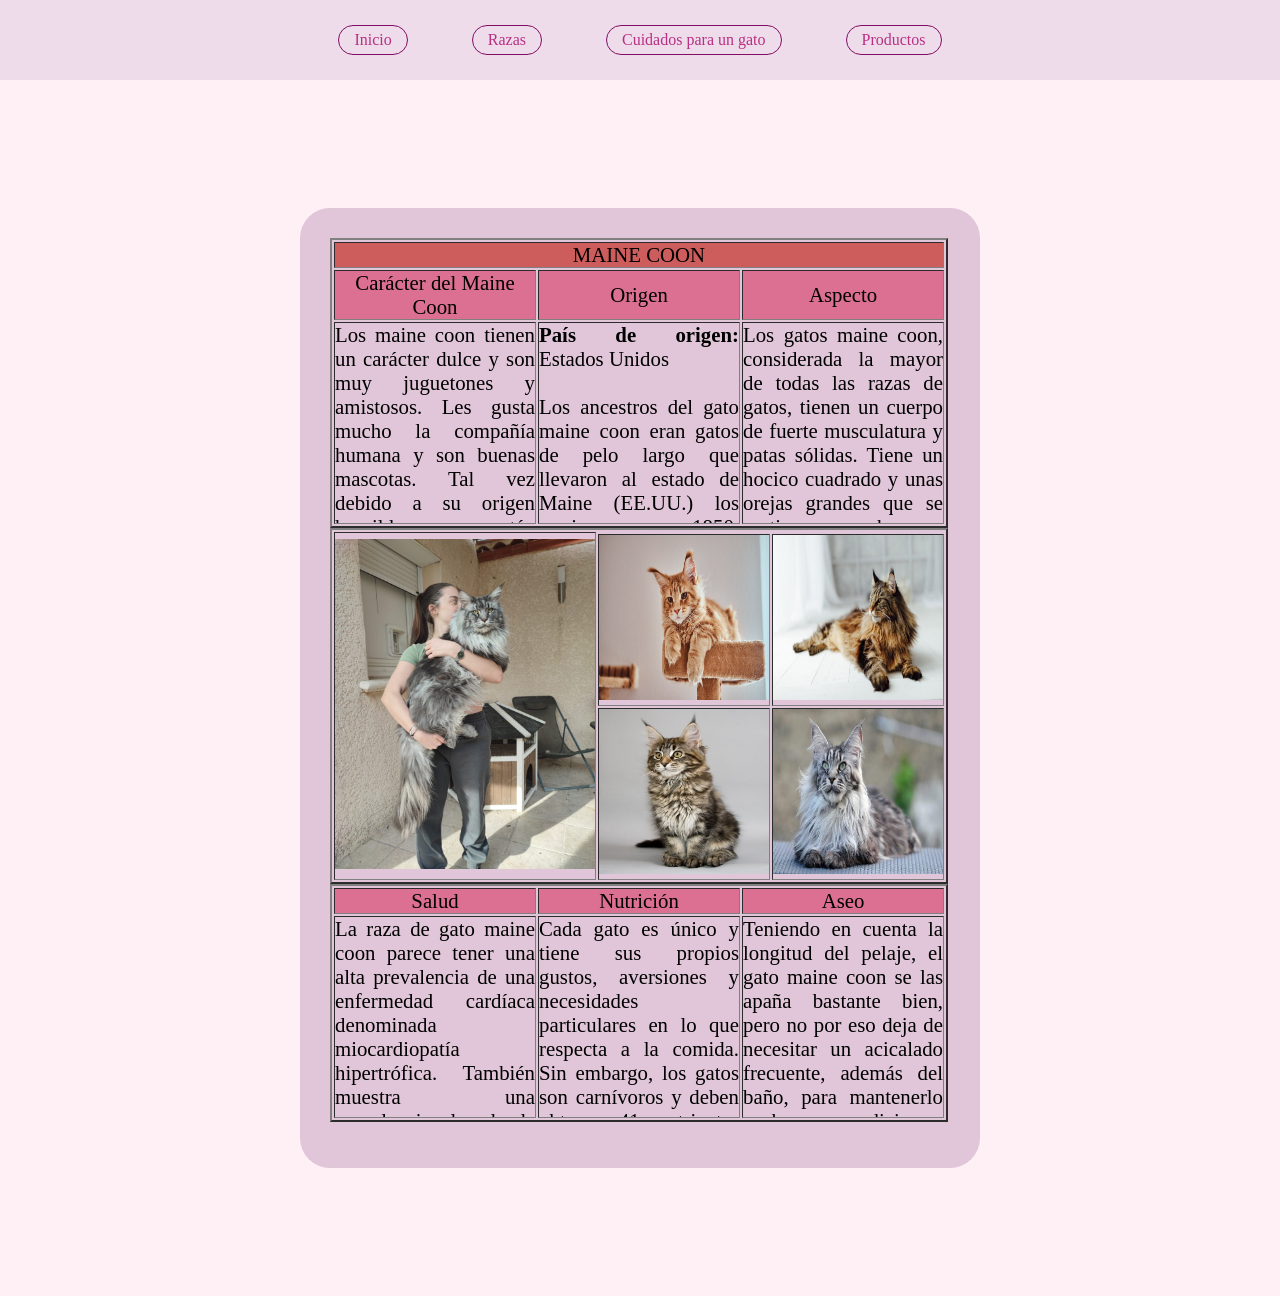
<file: leer-mas-maine.html>
<!DOCTYPE html>
<html lang="es">
    <head>
        <meta charset="UTF-8">
        <title>Razas de gatos</title>
        <link rel="stylesheet" href="estilos/razas.css">
        <script src="js/scrollreveal.js"></script>
        <meta name="viewport" content="width=device-width, user-scalable=no, initial-scale=1.0, maximum-scale =1.0, minimum-scale=1.0">
    </head>

    <body bgcolor="#fff0f5">
        <header>
        
            <nav>
                <div class="menu">
                <a href="index.html">Inicio</a>
                <a href="Razas.html">Razas</a>
                <a href="Cuidados.html">Cuidados para un gato</a>
                <a href="Productos.html">Productos</a>
            </div>
            </nav>
        
        </header>

        <div class="scroll-bg">
            <div class="scroll-div">
                <div class="scroll coject">
                    
                    <table border="2">
                        <tr BGCOLOR="#cd5c5c">
                            <td colspan="3">
                                <div align="CENTER">
                                MAINE COON</div>
                            </td>
                        </tr>

                        <TR BGCOLOR="#db7093">
                            <TD><div align="CENTER">
                                Car&aacute;cter del Maine Coon</TD>

                            <TD><div align="CENTER">
                                Origen</TD>

                            <TD><div align="CENTER">
                                
                            Aspecto</TD></div>
                        </TR>

                        <TR BGCOLOR="#e0c6d8">
                            <TD> <DIV STYLE=" TOP:400PX; LEFT:1660PX; WIDTH:200PX; HEIGHT:200PX; OVERFLOW:AUTO;">
                               
                                Los maine coon tienen un car&aacute;cter dulce y son muy juguetones y amistosos.
                                Les gusta mucho la compañía humana y son buenas mascotas.
                                Tal vez debido a su origen humilde, est&aacute;n acostumbrados a dormir a la intemperie,
                                acurrucados en los lugares m&aacute;s insospechados. Disfrutan con la vida al aire libre
                                y les gusta poder trepar y simular la caza. Los maine coon destacan por el encantador
                                gorjeo bajo que emiten.

                            </TD>
                            <TD><DIV STYLE="TOP:400PX; LEFT:1660PX; WIDTH:200PX; HEIGHT:200PX; OVERFLOW:AUTO;">
                                  
                               <p><b>Pa&iacute;s de origen: </b>Estados Unidos</p>
                               <br>
                               Los ancestros del gato maine coon eran gatos de pelo largo que llevaron al estado
                               de Maine (EE.UU.) los marineros en 1850. Aquellos gatos se aparearon con los
                               gatos locales de pelo corto. Los descendientes fueron unos gatos grandes y de
                               constituci&oacute;n fuerte, con pelajes semilargos y colas en forma de cepillo que
                               recordaban a las de los mapaches (racoon, en ingl&eacute;s); de ah&iacute; el nombre de maine coon.
                               Estos gatos desarrollaron unos pelajes densos y gruesos para soportar los
                               inviernos extremos de Maine. Ya en la d&eacute;cada de los sesenta se realizaron
                               exposiciones especiales sobre los gatos maine coon y la raza se populariz&oacute; como
                               animal de compa&ntilde;&iacute;a. El maine coon fue importado al Reino Unido en 1980.

                            </TD>
                            <TD><DIV STYLE=" TOP:400PX; LEFT:1660PX; WIDTH:200PX; HEIGHT:200PX; OVERFLOW:AUTO;">
                                 
                                Los gatos maine coon, considerada la mayor de todas las razas de gatos, tienen un
                                cuerpo de fuerte musculatura y patas s&oacute;lidas. Tiene un hocico cuadrado y unas
                                orejas grandes que se sostienen anchas y erguidas.
                                El pelaje es largo y grueso, con un manto inferior cubierto por un abundante
                                pelo impermeable y brillante. El pelo de la cabeza, del cuello y del torso es
                                m&aacute;s corto y aumenta de longitud al bajar por el lomo, los costados y la cola.
                                El pelo del vientre y de las patas traseras es abundante y lanudo.
                                Tiene una gorguera que empieza en la base de las orejas y es m&aacute;s densa en
                                los machos que en las hembras. El pelo de la cola es largo y suelto.
                                Las orejas presentan mechones en las puntas. 
                                Las zarpas tienen tambi&eacute;n unos mechones que les dan el aspecto de raquetas
                                para la nieve. El maine coon puede presentar m&aacute;s de 30 colores.
                                Los ojos pueden ser verdes, dorados o cobrizos; en los maine coon blancos
                                es posible encontrar ojos azules o de distinto color cada uno.
                            </TD>
                        </TR>
                    </table>


                    <div class="tabla">
                        <table border="2">
                        
                            <tr>
                                <td rowspan="4"><img src="img/maine2.jpg" height="330" width="260"></td>
                            </tr>
                    
                            <tr>
                                <td><img src="img/maine1.png" height="165" width="170"> </td>
                                <td><img src="img/maine3.jpg" height="165" width="170"> </td>
                            </tr>
                    
                            <tr>
                                <td><img src="img/maine4.jpg" height="165" width="170"></td>
                                <td><img src="img/maine5.jpg" height="165" width="170"></td>
                            </tr>
                    
                        </table></div></div>

                        <table border="2">
                        <TR BGCOLOR="#db7093">
                            <TD><div align="CENTER">
                                Salud</TD>

                            <TD><div align="CENTER">
                                Nutrici&oacute;n</TD>

                            <TD><div align="CENTER">
                                Aseo</TD></div>
                        </TR>

                        <TR BGCOLOR="#e0c6d8">
                            <TD> <DIV STYLE=" TOP:400PX; LEFT:1660PX; WIDTH:200PX; HEIGHT:200PX; OVERFLOW:AUTO;">
                                
                                La raza de gato maine coon parece tener una alta prevalencia de una enfermedad card&iacute;aca
                                denominada miocardiopat&iacute;a hipertr&oacute;fica. Tambi&eacute;n muestra una prevalencia elevada
                                de displasia de cadera. Pregunta al criador sobre estos aspectos antes de comprar.
                            </TD>
                            <TD><DIV STYLE="TOP:400PX; LEFT:1660PX; WIDTH:200PX; HEIGHT:200PX; OVERFLOW:AUTO;">
                                
                                Cada gato es &uacute;nico y tiene sus propios gustos, aversiones y necesidades particulares en
                                lo que respecta a la comida. Sin embargo, los gatos son carn&iacute;voros y deben obtener 41
                                nutrientes diferentes y específicos de los alimentos que ingieren. 
                                La proporci&oacute;n de estos nutrientes variar&aacute; seg&uacute;n la edad, el estilo de vida y la salud en
                                general, por lo que no sorprende que un gatito en&eacute;rgico y en crecimiento necesite un
                                equilibrio de nutrientes diferente en su dieta que un gato senior menos activo.
                                Otras consideraciones que deben tenerse en cuenta son darle la cantidad adecuada de
                                comida para mantener el &#60;estado corporal ideal&#62; seg&uacute;n las pautas de alimentaci&oacute;n y
                                atender las preferencias individuales por lo que respecta a las recetas de comida
                                h&uacute;meda o seca.

                            </TD>
                            <TD><DIV STYLE=" TOP:400PX; LEFT:1660PX; WIDTH:200PX; HEIGHT:200PX; OVERFLOW:AUTO;">
                                
                                Teniendo en cuenta la longitud del pelaje, el gato maine coon se las apa&ntilde;a bastante bien,
                                pero no por eso deja de necesitar un acicalado frecuente, adem&aacute;s del ba&ntilde;o, para mantenerlo
                                en buenas condiciones. Como con todos los gatos, se recomienda la vacunaci&oacute;n regular y realizar
                                un control antiparasitario.
                            </TD>
                        </TR>
                    </table>

</div>

        
            </div>
                </div>
            </div>


        
        


   

        <script src="js/index.js"></script>
    </body>
</html>
</file>
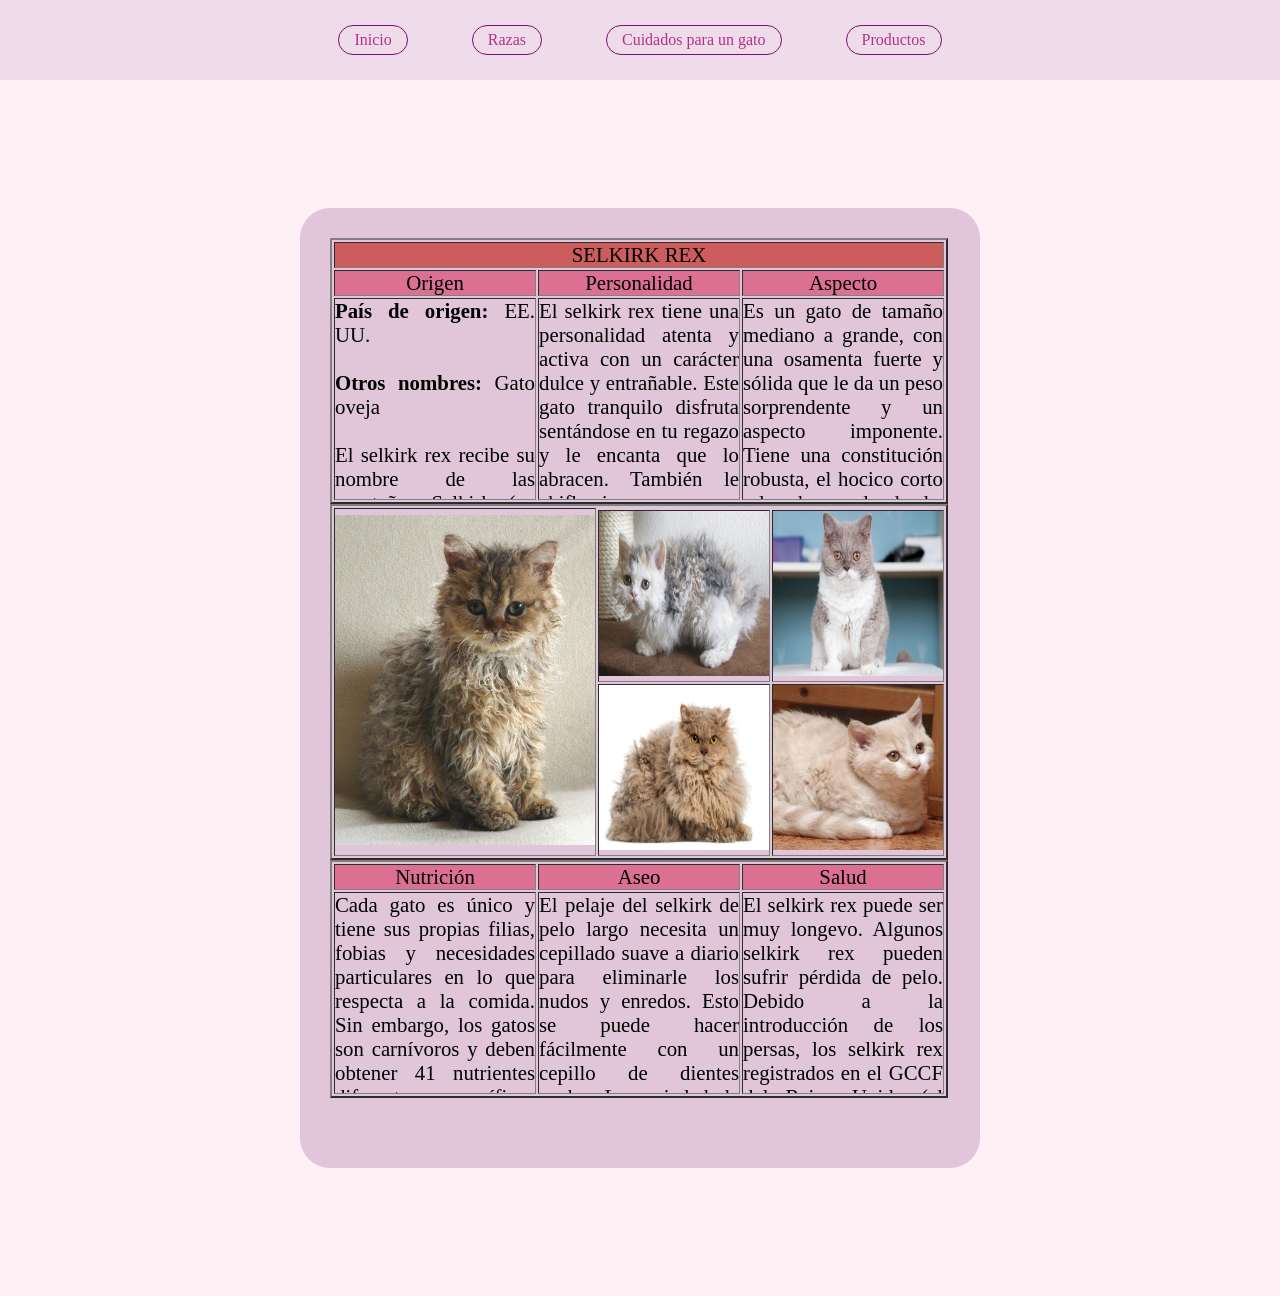
<file: leer-mas-rex.html>
<!DOCTYPE html>
<html lang="es">
    <head>
        <meta charset="UTF-8">
        <title>Razas de gatos</title>
        <link rel="stylesheet" href="estilos/razas.css">
        <script src="js/scrollreveal.js"></script>
        <meta name="viewport" content="width=device-width, user-scalable=no, initial-scale=1.0, maximum-scale =1.0, minimum-scale=1.0">
    </head>

    <body bgcolor="#fff0f5">
        <header>
        
            <nav>
                <div class="menu">
                <a href="index.html">Inicio</a>
                <a href="Razas.html">Razas</a>
                <a href="Cuidados.html">Cuidados para un gato</a>
                <a href="Productos.html">Productos</a>
            </div>
            </nav>
        
        </header>

        <div class="scroll-bg">
            <div class="scroll-div">
                <div class="scroll coject">
                    
                    <table border="2">
                        <tr BGCOLOR="#cd5c5c">
                            <td colspan="3">
                                <div align="CENTER">
                                SELKIRK REX</div>
                            </td>
                        </tr>

                        <TR BGCOLOR="#db7093">
                            <TD><div align="CENTER">
                                Origen</TD>

                            <TD><div align="CENTER">
                                Personalidad</TD>

                            <TD><div align="CENTER">
                                Aspecto</TD></div>
                        </TR>

                        <TR BGCOLOR="#e0c6d8">
                            <TD> <DIV STYLE=" TOP:400PX; LEFT:1660PX; WIDTH:200PX; HEIGHT:200PX; OVERFLOW:AUTO;">
                                
                            <p><b>Pa&iacute;s de origen:</b> EE. UU.</p>
                            <br>
                            <p><b>Otros nombres:</b> Gato oveja</p>
                            <br>
                            <p> El selkirk rex recibe su nombre de las monta&ntilde;as Selkirk (en Wyoming, EE. UU.),
                                por ser all&iacute; donde apareci&oacute; el primero en una camada nacida en un refugio de
                                animales en 1987. Este gatito ten&iacute;a un pelaje anormalmente rizado.
                                Un programa de reproducci&oacute;n experimental con este gato y su prole descubri&oacute;
                                que la mutaci&oacute;n de pelo rizado era un rasgo dominante: la mitad de los gatitos
                                ten&iacute;an un pelaje rizado. El rasgo es recesivo en otras razas rex.
                                El selkirk rex es muy popular en EE. UU. y Canad&aacute;, donde su llamativo
                                pelaje tupido y rizado le ha valido el apodo de &#60; gato oveja &#62;.
                            </p>
                            </TD>
                            <TD><DIV STYLE="TOP:400PX; LEFT:1660PX; WIDTH:200PX; HEIGHT:200PX; OVERFLOW:AUTO;">
                                  
                                El selkirk rex tiene una personalidad atenta y activa con un car&aacute;cter dulce y entra&ntilde;able.
                                Este gato tranquilo disfruta sent&aacute;ndose en tu regazo y le encanta que lo abracen.
                                Tambi&eacute;n le chifla jugar y es un gran compa&ntilde;ero para toda la familia.
                            </TD>
                            <TD><DIV STYLE=" TOP:400PX; LEFT:1660PX; WIDTH:200PX; HEIGHT:200PX; OVERFLOW:AUTO;">
                               
                                Es un gato de tama&ntilde;o mediano a grande, con una osamenta fuerte y s&oacute;lida que le da un
                                peso sorprendente y un aspecto imponente. Tiene una constituci&oacute;n robusta, el hocico
                                corto y la cabeza redondeada. El selkirk rex puede ser de pelo corto o pelo largo.
                                Esta raza puede presentar los tres tipos de pelo posibles (el de guarda, el intermedio
                                y el profundo) en el pelaje de un gato y los tres son ondulados, lo que proporciona
                                al pelaje un tacto suave. La ondulaci&oacute;n del pelaje var&iacute;a con la edad, el g&eacute;nero,
                                el clima y la estaci&oacute;n. En el selkirk rex de pelo largo, los rizos de la cola son
                                plumosos y perpendiculares a la cola.  El pelo de la gorguera es m&aacute;s largo y
                                le enmarca la cara. Los selkirk rex pueden presentar todo los colores y patrones de pelaje.
                            </TD>
                        </TR>
                    </table>


                    <div class="tabla">
                        <table border="2">
                        
                            <tr>
                                <td rowspan="4"><img src="img/rex.jpg" height="330" width="260"></td>
                            </tr>
                    
                            <tr>
                                <td><img src="img/rex2.jpg" height="165" width="170"> </td>
                                <td><img src="img/rex3.jpg" height="165" width="170"> </td>
                            </tr>
                    
                            <tr>
                                <td><img src="img/rex4.jpg" height="165" width="170"></td>
                                <td><img src="img/rex5.jpg" height="165" width="170"></td>
                            </tr>
                    
                        </table></div></div>

                        <table border="2">
                        <TR BGCOLOR="#db7093">
                            <TD><div align="CENTER">
                                Nutrici&oacute;n</TD>

                            <TD><div align="CENTER">
                                Aseo</TD>

                            <TD><div align="CENTER">
                                Salud</TD></div>
                        </TR>

                        <TR BGCOLOR="#e0c6d8">
                            <TD> <DIV STYLE=" TOP:400PX; LEFT:1660PX; WIDTH:200PX; HEIGHT:200PX; OVERFLOW:AUTO;">
                                
                                Cada gato es &uacute;nico y tiene sus propias filias, fobias y necesidades particulares
                                en lo que respecta a la comida. Sin embargo, los gatos son carn&iacute;voros
                                y deben obtener 41 nutrientes diferentes y espec&iacute;ficos de los alimentos que ingieren.
                                La proporci&oacute;n de estos nutrientes variar&aacute; seg&uacute;n la edad, el estilo de vida y la
                                salud en general, por lo que no sorprende que un gatito en&eacute;rgico y en crecimiento
                                necesite un equilibrio de nutrientes diferente en su dieta que un gato s&eacute;nior menos activo.
                                Otros aspectos que deben tenerse en cuenta son darle la cantidad adecuada de comida
                                para mantener el &#60;estado f&iacute;sico ideal&#62; seg&uacute;n las pautas de alimentaci&oacute;n y atender
                                las preferencias individuales por lo que respecta a las recetas de comida seca o h&uacute;meda.
                            </TD>
                            <TD><DIV STYLE="TOP:400PX; LEFT:1660PX; WIDTH:200PX; HEIGHT:200PX; OVERFLOW:AUTO;">
                                  
                                El pelaje del selkirk de pelo largo necesita un cepillado suave a diario para eliminarle
                                los nudos y enredos.  Esto se puede hacer f&aacute;cilmente con un cepillo de dientes ancho.
                                La variedad de pelo corto necesita menos cuidados. Un cepillado excesivo aplastar&aacute;
                                los rizos de ambas variedades.

                            </TD>
                            <TD><DIV STYLE=" TOP:400PX; LEFT:1660PX; WIDTH:200PX; HEIGHT:200PX; OVERFLOW:AUTO;">
                                
                                El selkirk rex puede ser muy longevo. Algunos selkirk rex pueden sufrir p&eacute;rdida de pelo.
                                Debido a la introducci&oacute;n de los persas, los selkirk rex registrados en el GCCF del
                                Reino Unido (el &oacute;rgano rector para el registro de gatos) se someten a las pruebas
                                de detecci&oacute;n de poliquistosis renal, que afecta principalmente a los persas.
                                Como sucede con todos los gatos, el selkirk rex necesita vacunaciones, controles
                                antiparasitarios y chequeos veterinarios peri&oacute;dicos para mantenerlo sano.
                            </TD>
                        </TR>
                    </table>

</div>

        
            </div>
                </div>
            </div>


        
        


   

        <script src="js/index.js"></script>
    </body>
</html>
</file>
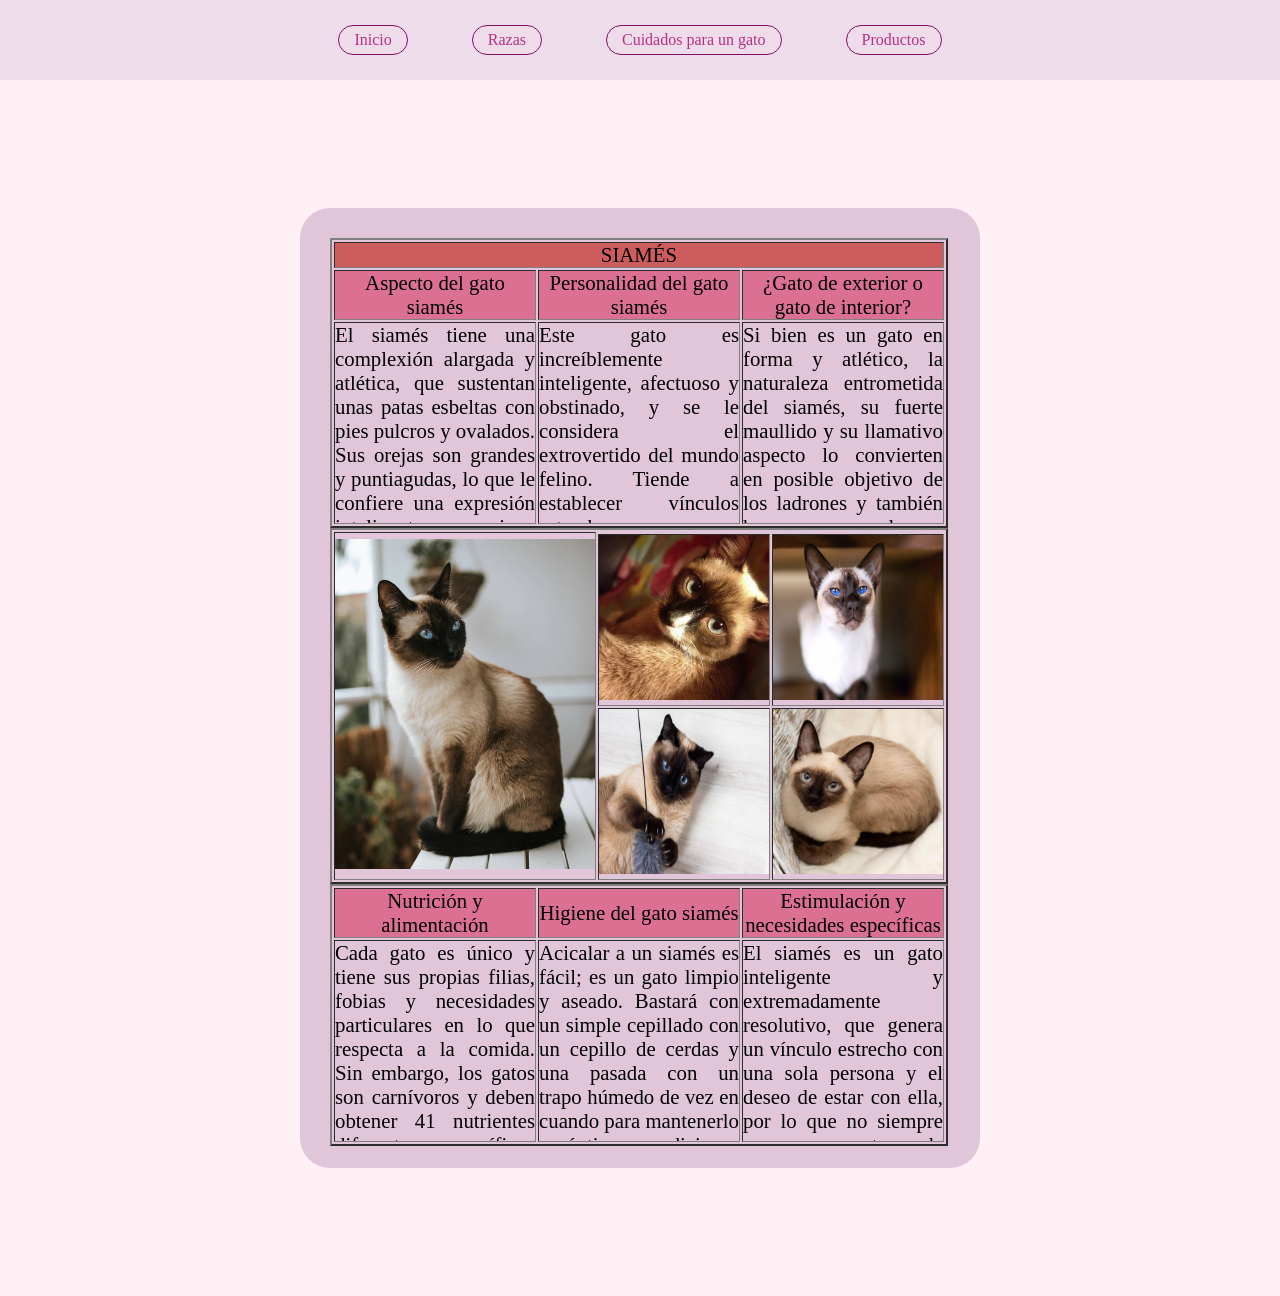
<file: leer-mas-siames.html>
<!DOCTYPE html>
<html lang="es">
    <head>
        <meta charset="UTF-8">
        <title>Razas de gatos</title>
        <link rel="stylesheet" href="estilos/razas.css">
        <script src="js/scrollreveal.js"></script>
        <meta name="viewport" content="width=device-width, user-scalable=no, initial-scale=1.0, maximum-scale =1.0, minimum-scale=1.0">
    </head>

    <body bgcolor="#fff0f5">
        <header>
        
            <nav>
                <div class="menu">
                <a href="index.html">Inicio</a>
                <a href="Razas.html">Razas</a>
                <a href="Cuidados.html">Cuidados para un gato</a>
                <a href="Productos.html">Productos</a>
            </div>
            </nav>
        
        </header>

        <div class="scroll-bg">
            <div class="scroll-div">
                <div class="scroll coject">
                    
                    <table border="2">
                        <tr BGCOLOR="#cd5c5c">
                            <td colspan="3">
                                <div align="CENTER">
                                SIAM&Eacute;S</div>
                            </td>
                        </tr>

                        <TR BGCOLOR="#db7093">
                            <TD><div align="CENTER">
                                Aspecto del gato siam&eacute;s</TD>

                            <TD><div align="CENTER">
                                Personalidad del gato siam&eacute;s</TD>

                            <TD><div align="CENTER">
                                &iquest;Gato de exterior o gato de interior&#63;</TD></div>
                        </TR>

                        <TR BGCOLOR="#e0c6d8">
                            <TD> <DIV STYLE=" TOP:400PX; LEFT:1660PX; WIDTH:200PX; HEIGHT:200PX; OVERFLOW:AUTO;">
                                
                                El siam&eacute;s tiene una complexi&oacute;n alargada y atl&eacute;tica, que
                                sustentan unas patas esbeltas con pies pulcros y ovalados. Sus orejas son grandes
                                y puntiagudas, lo que le confiere una expresi&oacute;n inteligente, que sigue las l&iacute;neas
                                de su cabeza triangular. Los ojos tienen forma almendrada y se inclinan hacia
                                la nariz, y su cola es larga, estrecha y recta. El manto del siam&eacute;s es corto y
                                fino, ce&ntilde;ido al cuerpo, y se presenta en colores p&aacute;lidos, con sombras m&aacute;s oscuras
                                en las partes distales, es decir, la cara, las orejas, las patas y la cola.
                                <p><br>
                                En cuanto a su aspecto, existen dos variedades de gato siam&eacute;s: el siam&eacute;s
                                tradicional, regordete y con la cabeza redondeada, y el siam&eacute;s moderno,
                                muy esbelto y con la cabeza m&aacute;s cuneiforme.</p>
                            </TD>
                            <TD><DIV STYLE="TOP:400PX; LEFT:1660PX; WIDTH:200PX; HEIGHT:200PX; OVERFLOW:AUTO;">
                                  
                                Este gato es incre&iacute;blemente inteligente, afectuoso y obstinado, y se le
                                considera el extrovertido del mundo felino. Tiende a establecer v&iacute;nculos
                                estrechos con una persona, y suele ser muy locuaz, con una voz grave y contundente.
                                No es un gato que le guste a todo el mundo, sino que es atractivo para
                                un tipo de persona muy concreto.

                                <p><br>
                                A causa de su car&aacute;cter tan dependiente y apegado a su humano, el siam&eacute;s
                                sufre con frecuencia ansiedad por separaci&oacute;n y puede sentirse mejor si
                                est&aacute; con otro semejante o, mejor a&uacute;n, en un hogar donde haya gente la mayor&iacute;a
                                del tiempo.
                                </p>

                            </TD>
                            <TD><DIV STYLE=" TOP:400PX; LEFT:1660PX; WIDTH:200PX; HEIGHT:200PX; OVERFLOW:AUTO;">
                               
                                Si bien es un gato en forma y atl&eacute;tico, la naturaleza entrometida del
                                siam&eacute;s, su fuerte maullido y su llamativo aspecto lo convierten en
                                posible objetivo de los ladrones y tambi&eacute;n hacen que pueda ser molesto
                                para los vecinos, por lo que es fundamental disponer de un jard&iacute;n o un recinto
                                para gatos protegido donde pueda salir. Si ha de estar en interiores,
                                proporciónale a tu siam&eacute;s una buena cantidad de juguetes y &aacute;rboles para
                                gatos, de manera que est&eacute; entretenido. 
                            </TD>
                        </TR>
                    </table>


                    <div class="tabla">
                        <table border="2">
                        
                            <tr>
                                <td rowspan="4"><img src="img/siames5.jpg" height="330" width="260"></td>
                            </tr>
                    
                            <tr>
                                <td><img src="img/siames2.jpg" height="165" width="170"> </td>
                                <td><img src="img/siames6.jpg" height="165" width="170"> </td>
                            </tr>
                    
                            <tr>
                                <td><img src="img/siames4.jpg" height="165" width="170"></td>
                                <td><img src="img/siames1.jpg" height="165" width="170"></td>
                            </tr>
                    
                        </table></div></div>

                        <table border="2">
                        <TR BGCOLOR="#db7093">
                            <TD><div align="CENTER">
                                Nutrici&oacute;n y alimentaci&oacute;n</TD>

                            <TD><div align="CENTER">
                                Higiene del gato siam&eacute;s</TD>

                            <TD><div align="CENTER">
                                Estimulaci&oacute;n y necesidades espec&iacute;ficas</TD></div>
                        </TR>

                        <TR BGCOLOR="#e0c6d8">
                            <TD> <DIV STYLE=" TOP:400PX; LEFT:1660PX; WIDTH:200PX; HEIGHT:200PX; OVERFLOW:AUTO;">
                                
                                Cada gato es &uacute;nico y tiene sus propias filias, fobias y necesidades particulares
                                en lo que respecta a la comida. Sin embargo, los gatos son carn&iacute;voros
                                y deben obtener 41 nutrientes diferentes y espec&iacute;ficos de los alimentos que ingieren.
                                La proporci&oacute;n de estos nutrientes variar&aacute; seg&uacute;n la edad, el estilo de vida y la
                                salud en general, por lo que no sorprende que un gatito en&eacute;rgico y en crecimiento
                                necesite un equilibrio de nutrientes diferente en su dieta que un gato s&eacute;nior menos activo.
                                Otros aspectos que deben tenerse en cuenta son darle la cantidad adecuada de comida
                                para mantener el &#60;estado f&iacute;sico ideal&#62; seg&uacute;n las pautas de alimentaci&oacute;n y atender
                                las preferencias individuales por lo que respecta a las recetas de comida seca o h&uacute;meda.
                            </TD>
                            <TD><DIV STYLE="TOP:400PX; LEFT:1660PX; WIDTH:200PX; HEIGHT:200PX; OVERFLOW:AUTO;">
                                  
                                Acicalar a un siam&eacute;s es f&aacute;cil; es un gato limpio y aseado. Bastar&aacute; con un simple cepillado
                                con un cepillo de cerdas y una pasada con un trapo h&uacute;medo de vez en cuando para mantenerlo
                                en &oacute;ptimas condiciones y que puedas comprobar si tiene alg&uacute;n par&aacute;sito o peque&ntilde;a herida.

                                <p><br>
                                    Como todas las razas, los siameses necesitan vacunaci&oacute;n que los proteja de las enfermedades,
                                    as&iacute; como un control antiparasitario peri&oacute;dico y revisiones veterinarias anuales.
                                </p>

                            </TD>
                            <TD><DIV STYLE=" TOP:400PX; LEFT:1660PX; WIDTH:200PX; HEIGHT:200PX; OVERFLOW:AUTO;">
                                
                                El siam&eacute;s es un gato inteligente y extremadamente resolutivo, que genera un v&iacute;nculo estrecho con una sola
                                persona y el deseo de estar con ella, por lo que no siempre es un gato de convivencia fácil a
                                menos que est&eacute;s dispuesto a prestarle mucha «gatenci&oacute;n». Necesitar&aacute;s muchos &aacute;rboles para gatos,
                                darle la oportunidad de escalar y ofrecerle puzles dispensadores de comida y juegos
                                interactivos con su due&ntilde;o para que tu siam&eacute;s est&eacute; satisfecho y contento. No es una raza adecuada para
                                propietarios ocupados o que pasen mucho tiempo fuera. Tal vez sea mejor tener dos para que se hagan mutua
                                compa&ntilde;&iacute;a, sin olvidar que, aun as&iacute;, ambos necesitar&aacute;n estar entretenidos a diario.
                            </TD>
                        </TR>
                    </table>

</div>

        
            </div>
                </div>
            </div>


        
        


   

        <script src="js/index.js"></script>
    </body>
</html>
</file>
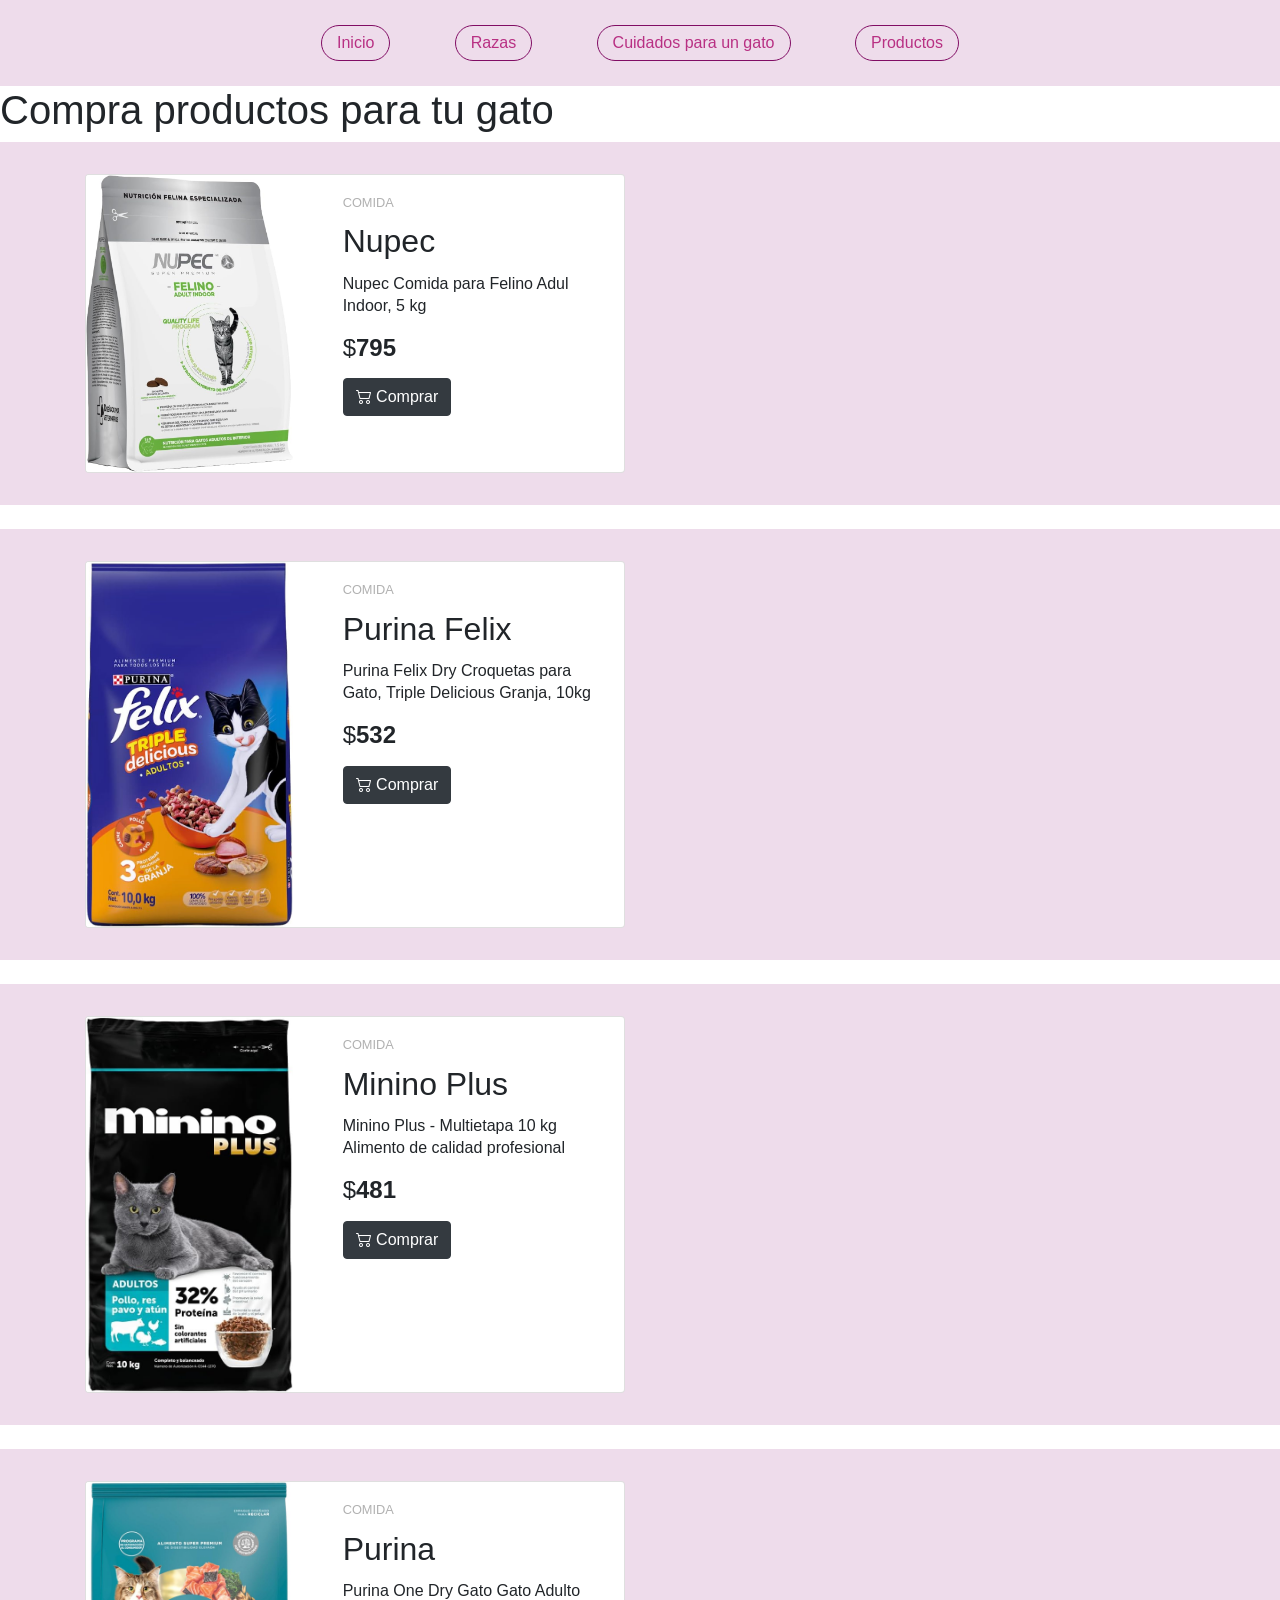
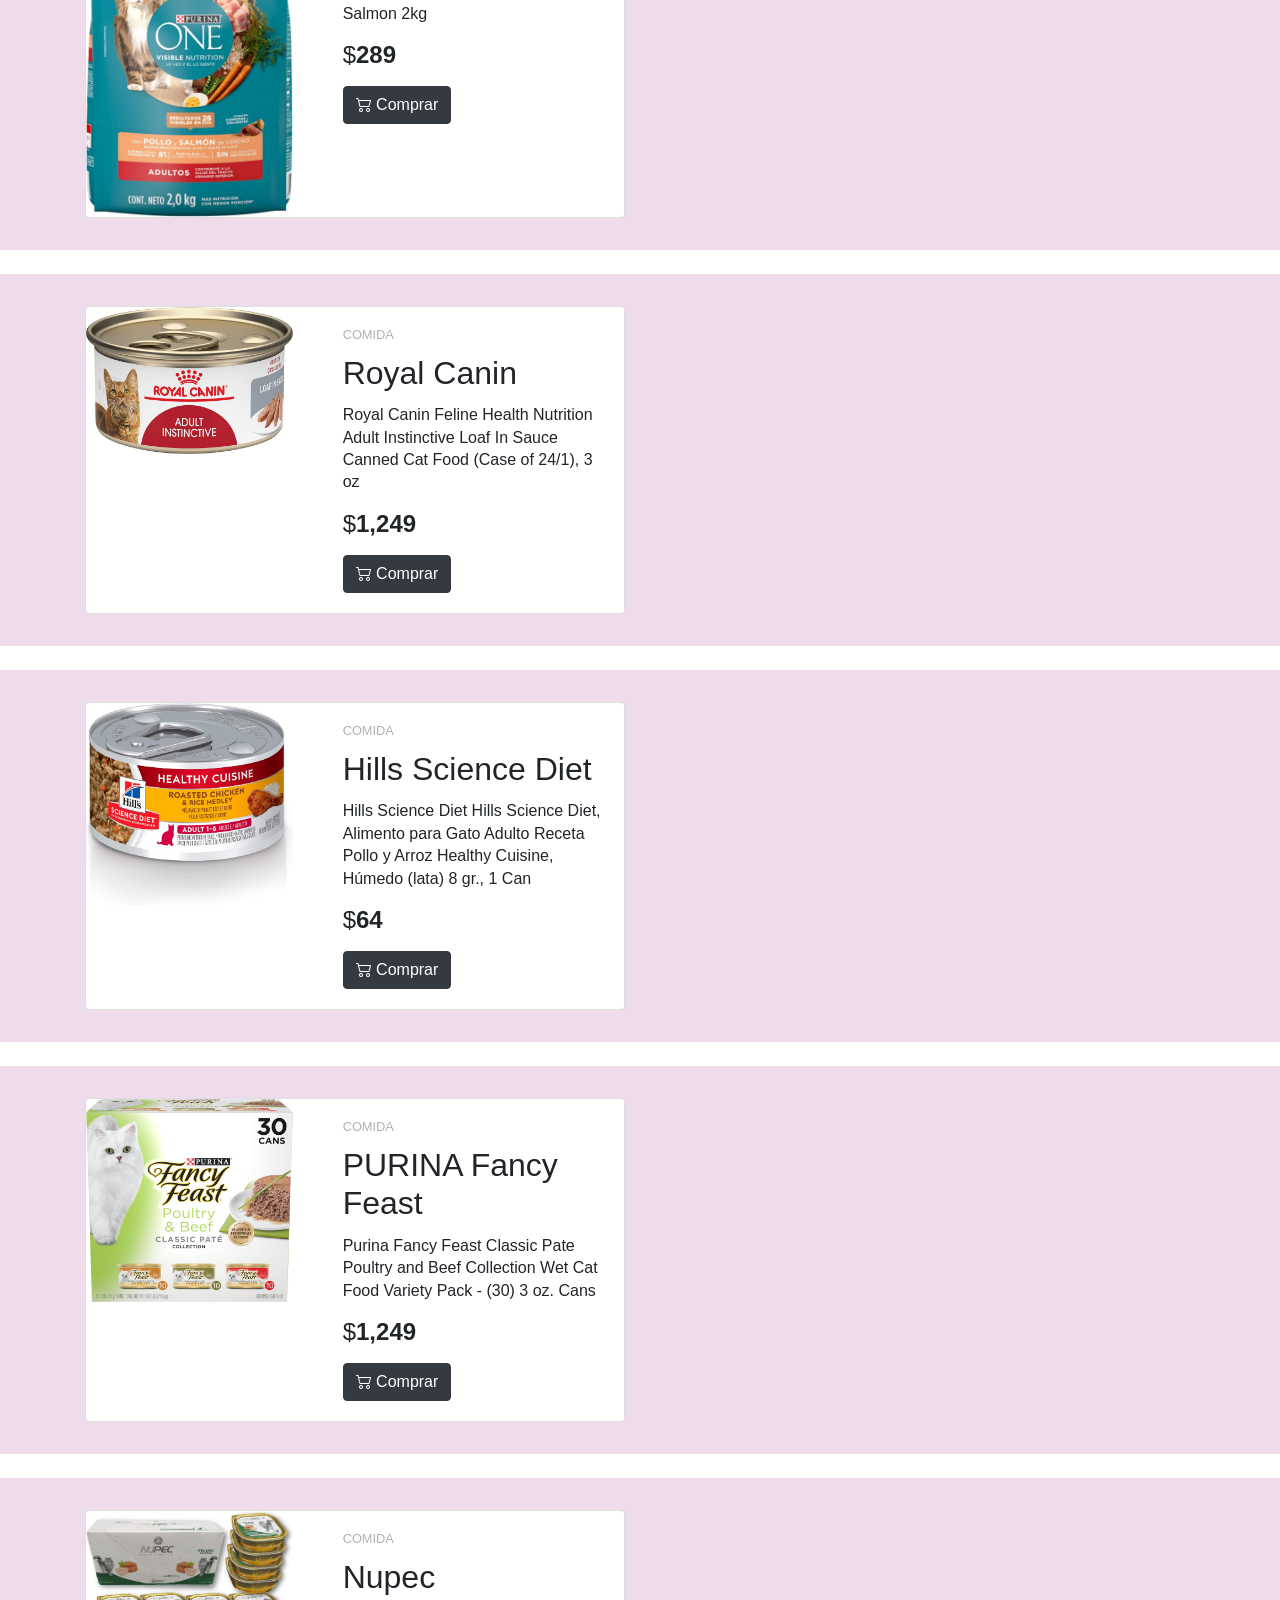
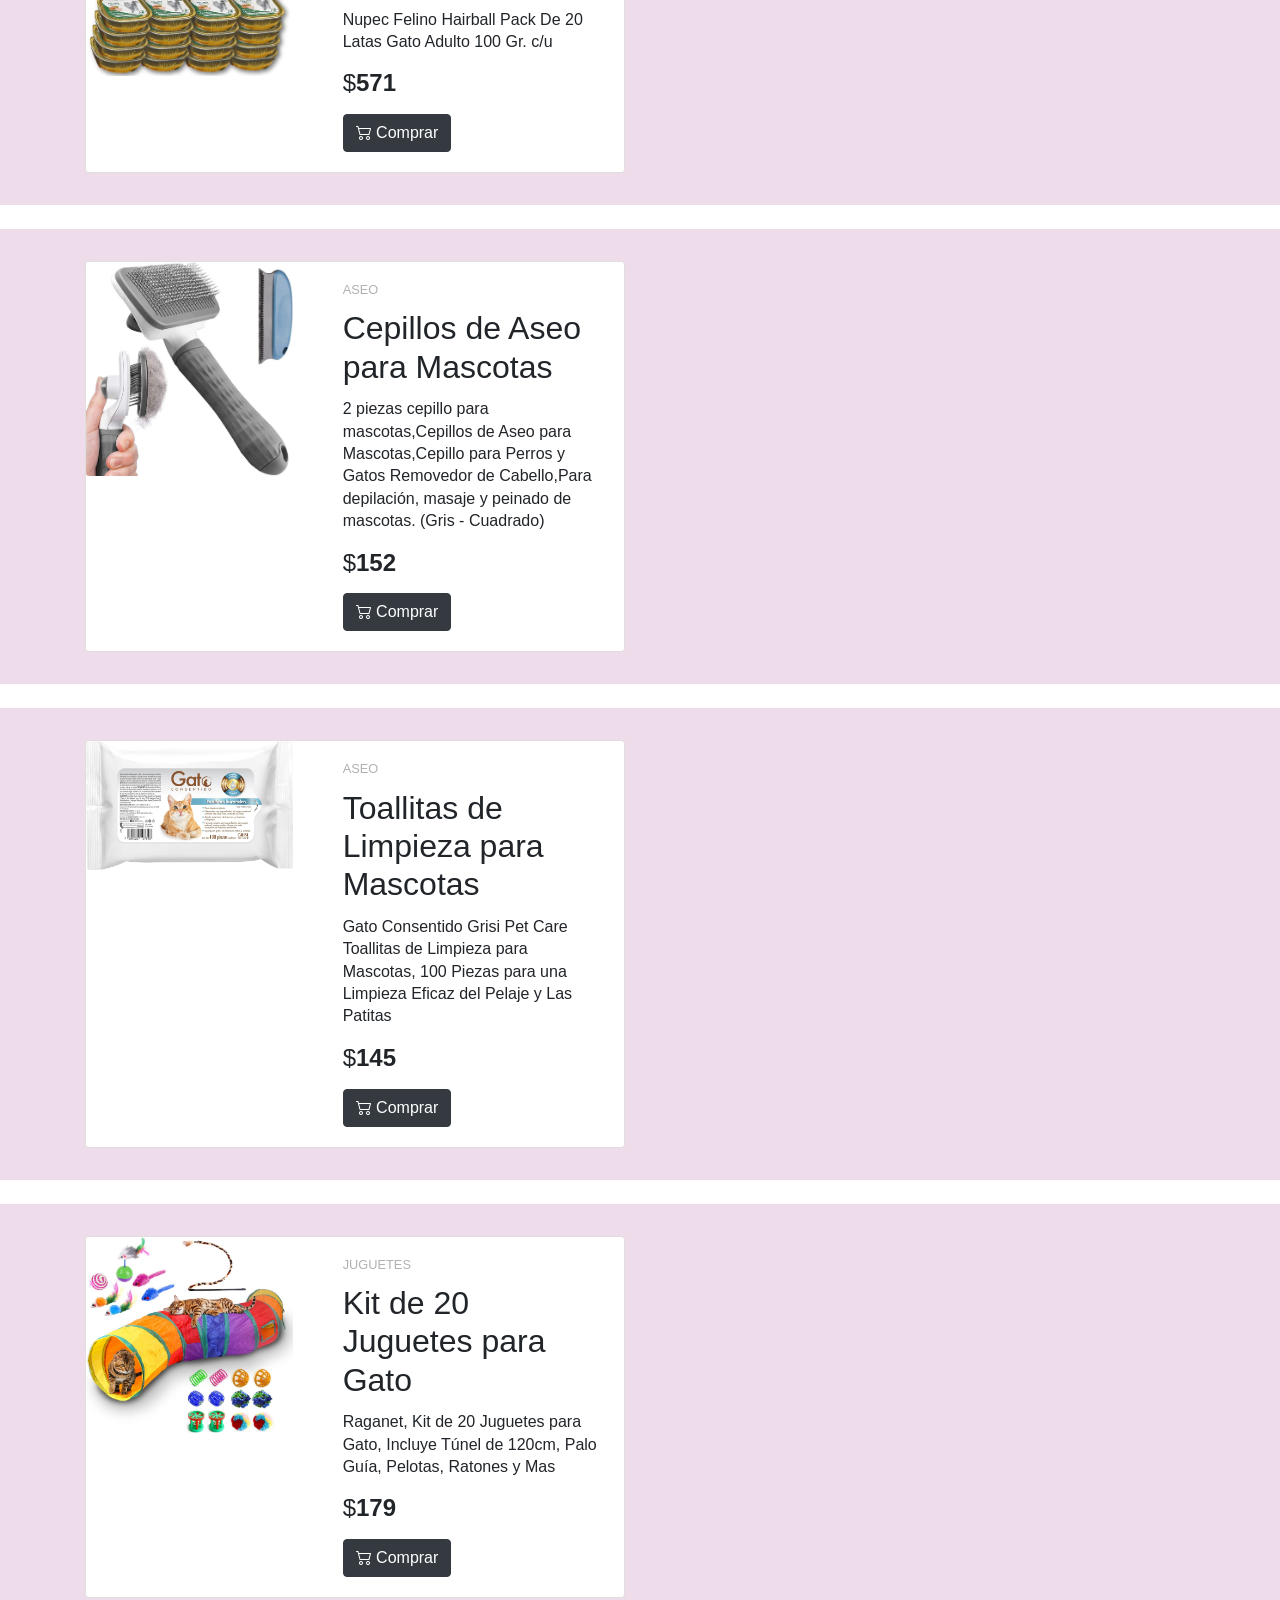
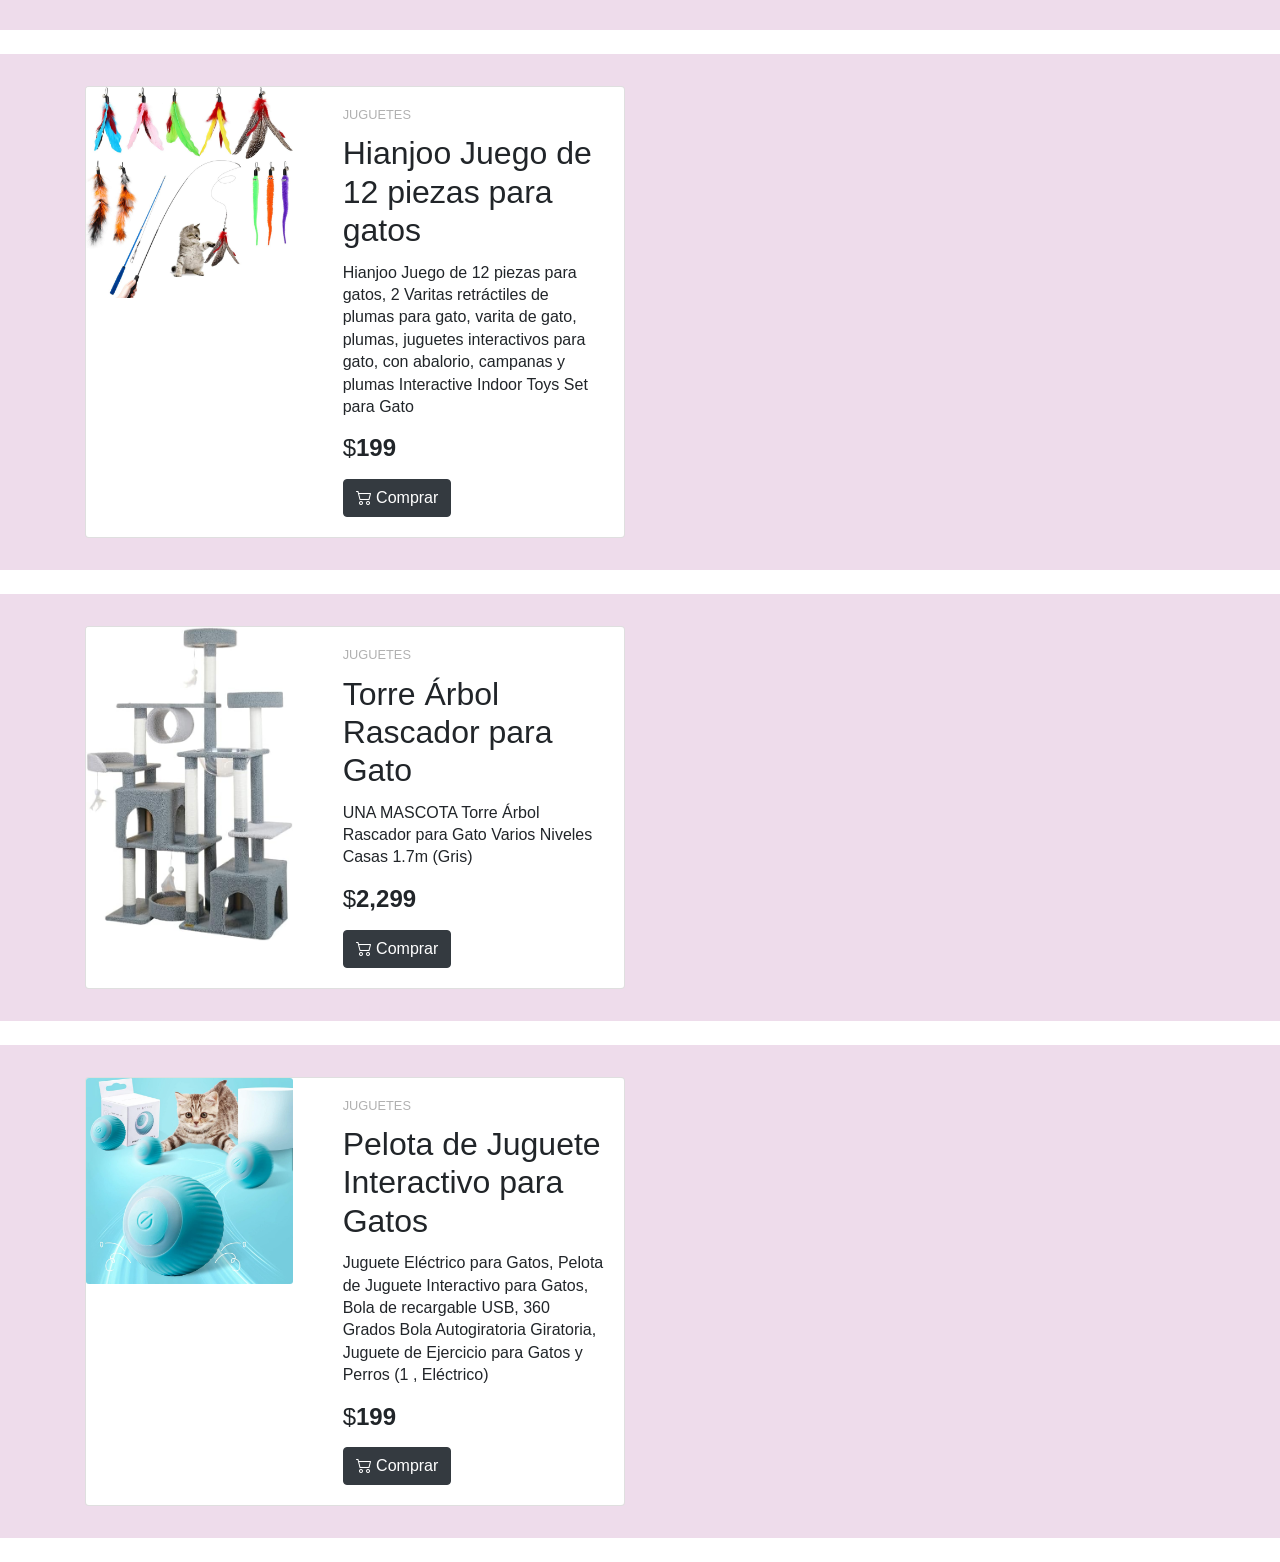
<file: Productos.html>
<!DOCTYPE html>
<html lang="es">
    <head>
        <meta charset="UTF-8">
        <title>Productos</title>
        <script src="js/scrollreveal.js"></script>
        <meta name="viewport" content="width=device-width, user-scalable=no, initial-scale=1.0, maximum-scale =1.0, minimum-scale=1.0">
        <link rel="stylesheet" href="estilos/productos.css"></link>
        <link rel="stylesheet" href="https://cdn.jsdelivr.net/npm/bootstrap@4.0.0/dist/css/bootstrap.min.css" integrity="sha384-Gn5384xqQ1aoWXA+058RXPxPg6fy4IWvTNh0E263XmFcJlSAwiGgFAW/dAiS6JXm" crossorigin="anonymous">
    </head>

    <body bgcolor="#fff0f5">

        <header>
            <nav>
                <div class="menu">
                <a href="index.html">Inicio</a>
                <a href="Razas.html">Razas</a>
                <a href="Cuidados.html">Cuidados para un gato</a>
                <a href="Productos.html">Productos</a>
            </div>
            </nav>
        </header>

       


        

   
    <!-- Bootstrap CSS -->
    

    
 
   <div class="container1">
    <h1>Compra productos para tu gato</h1>
   </div>


    <div class="cream-bg">
        <div class="container">
            <div class="row g-5 justify-content-evenly">
                <div class="col-lg-6">
                    <div class="card">
                        <div class="row g-0">
                            <div class="col-6 col-md-5">
                                <img src="img/comida1.jpg" class="card-img img-fluid rounded-start" alt="nupec">
                            </div>
                            <div class="col-6 col-md-7">
                                <div class="card-body d-flex flex-column">
                                    <div class="h-100">
                                        <h3 class="card-title">Comida</h3>
                                        <h2 class="card-title">Nupec</h2>
                                        <p class="card-text">
                                            Nupec Comida para Felino Adul Indoor, 5 kg
                                        </p>
                                        <h4 class="card-title mb-3">$<strong>795</strong></h4>
                                    </div>
                                    <div>
                                        <button type="button" class="btn btn-dark">
                                            <i class="bi bi-cart2 me-1"></i>
                                            Comprar
                                        </button>
                                    </div>
                                </div>
                            </div>
                        </div>
                    </div>
                </div>
            </div>
        </div>
    </div>
    <br>

    <div class="cream-bg">
        <div class="container">
            <div class="row g-5 justify-content-evenly">
                <div class="col-lg-6">
                    <div class="card">
                        <div class="row g-0">
                            <div class="col-6 col-md-5">
                                <img src="img/comida2.jpg" class="card-img img-fluid rounded-start" alt="nupec">
                            </div>
                            <div class="col-6 col-md-7">
                                <div class="card-body d-flex flex-column">
                                    <div class="h-100">
                                        <h3 class="card-title">Comida</h3>
                                        <h2 class="card-title">Purina Felix</h2>
                                        <p class="card-text">
                                            Purina Felix Dry Croquetas para Gato, Triple Delicious Granja, 10kg
                                        </p>
                                        <h4 class="card-title mb-3">$<strong>532</strong></h4>
                                    </div>
                                    <div>
                                        <button type="button" class="btn btn-dark">
                                            <i class="bi bi-cart2 me-1"></i>
                                            Comprar
                                        </button>
                                    </div>
                                </div>
                            </div>
                        </div>
                    </div>
                </div>
            </div>
        </div>
    </div>

    <br>

    <div class="cream-bg">
        <div class="container">
            <div class="row g-5 justify-content-evenly">
                <div class="col-lg-6">
                    <div class="card">
                        <div class="row g-0">
                            <div class="col-6 col-md-5">
                                <img src="img/comida3.jpg" class="card-img img-fluid rounded-start" alt="nupec">
                            </div>
                            <div class="col-6 col-md-7">
                                <div class="card-body d-flex flex-column">
                                    <div class="h-100">
                                        <h3 class="card-title">Comida</h3>
                                        <h2 class="card-title">Minino Plus</h2>
                                        <p class="card-text">
                                            Minino Plus - Multietapa 10 kg Alimento de calidad profesional
                                        </p>
                                        <h4 class="card-title mb-3">$<strong>481</strong></h4>
                                    </div>
                                    <div>
                                        <button type="button" class="btn btn-dark">
                                            <i class="bi bi-cart2 me-1"></i>
                                            Comprar
                                        </button>
                                    </div>
                                </div>
                            </div>
                        </div>
                    </div>
                </div>
            </div>
        </div>
    </div>
<br>

    <div class="cream-bg">
        <div class="container">
            <div class="row g-5 justify-content-evenly">
                <div class="col-lg-6">
                    <div class="card">
                        <div class="row g-0">
                            <div class="col-6 col-md-5">
                                <img src="img/comida4.jpg" class="card-img img-fluid rounded-start" alt="nupec">
                            </div>
                            <div class="col-6 col-md-7">
                                <div class="card-body d-flex flex-column">
                                    <div class="h-100">
                                        <h3 class="card-title">Comida</h3>
                                        <h2 class="card-title">Purina</h2>
                                        <p class="card-text">
                                            Purina One Dry Gato Gato Adulto Salmon 2kg
                                        </p>
                                        <h4 class="card-title mb-3">$<strong>289</strong></h4>
                                    </div>
                                    <div>
                                        <button type="button" class="btn btn-dark">
                                            <i class="bi bi-cart2 me-1"></i>
                                            Comprar
                                        </button>
                                    </div>
                                </div>
                            </div>
                        </div>
                    </div>
                </div>
            </div>
        </div>
    </div>
<br>

    <div class="cream-bg">
        <div class="container">
            <div class="row g-5 justify-content-evenly">
                <div class="col-lg-6">
                    <div class="card">
                        <div class="row g-0">
                            <div class="col-6 col-md-5">
                                <img src="img/lata1.jpg" class="card-img img-fluid rounded-start" alt="nupec">
                            </div>
                            <div class="col-6 col-md-7">
                                <div class="card-body d-flex flex-column">
                                    <div class="h-100">
                                        <h3 class="card-title">Comida</h3>
                                        <h2 class="card-title">Royal Canin</h2>
                                        <p class="card-text">
                                            Royal Canin Feline Health Nutrition Adult Instinctive Loaf In Sauce Canned Cat Food (Case of 24/1), 3 oz
                                        </p>
                                        <h4 class="card-title mb-3">$<strong>1,249</strong></h4>
                                    </div>
                                    <div>
                                        <button type="button" class="btn btn-dark">
                                            <i class="bi bi-cart2 me-1"></i>
                                            Comprar
                                        </button>
                                    </div>
                                </div>
                            </div>
                        </div>
                    </div>
                </div>
            </div>
        </div>
    </div>

    <br>


    <div class="cream-bg">
        <div class="container">
            <div class="row g-5 justify-content-evenly">
                <div class="col-lg-6">
                    <div class="card">
                        <div class="row g-0">
                            <div class="col-6 col-md-5">
                                <img src="img/lata2.jpg" class="card-img img-fluid rounded-start" alt="nupec">
                            </div>
                            <div class="col-6 col-md-7">
                                <div class="card-body d-flex flex-column">
                                    <div class="h-100">
                                        <h3 class="card-title">Comida</h3>
                                        <h2 class="card-title">Hills Science Diet</h2>
                                        <p class="card-text">
                                            Hills Science Diet Hills Science Diet, Alimento para Gato Adulto Receta Pollo y Arroz Healthy Cuisine, Húmedo (lata) 8 gr., 1 Can
                                        </p>
                                        <h4 class="card-title mb-3">$<strong>64</strong></h4>
                                    </div>
                                    <div>
                                        <button type="button" class="btn btn-dark">
                                            <i class="bi bi-cart2 me-1"></i>
                                            Comprar
                                        </button>
                                    </div>
                                </div>
                            </div>
                        </div>
                    </div>
                </div>
            </div>
        </div>
    </div>

<br>

<div class="cream-bg">
    <div class="container">
        <div class="row g-5 justify-content-evenly">
            <div class="col-lg-6">
                <div class="card">
                    <div class="row g-0">
                        <div class="col-6 col-md-5">
                            <img src="img/lata3.jpg" class="card-img img-fluid rounded-start" alt="nupec">
                        </div>
                        <div class="col-6 col-md-7">
                            <div class="card-body d-flex flex-column">
                                <div class="h-100">
                                    <h3 class="card-title">Comida</h3>
                                    <h2 class="card-title">PURINA Fancy Feast</h2>
                                    <p class="card-text">
                                        Purina Fancy Feast Classic Pate Poultry and Beef Collection Wet Cat Food Variety Pack - (30) 3 oz. Cans
                                    </p>
                                    <h4 class="card-title mb-3">$<strong>1,249</strong></h4>
                                </div>
                                <div>
                                    <button type="button" class="btn btn-dark">
                                        <i class="bi bi-cart2 me-1"></i>
                                        Comprar
                                    </button>
                                </div>
                            </div>
                        </div>
                    </div>
                </div>
            </div>
        </div>
    </div>
</div>

<br>

<div class="cream-bg">
    <div class="container">
        <div class="row g-5 justify-content-evenly">
            <div class="col-lg-6">
                <div class="card">
                    <div class="row g-0">
                        <div class="col-6 col-md-5">
                            <img src="img/lata4.jpg" class="card-img img-fluid rounded-start" alt="nupec">
                        </div>
                        <div class="col-6 col-md-7">
                            <div class="card-body d-flex flex-column">
                                <div class="h-100">
                                    <h3 class="card-title">Comida</h3>
                                    <h2 class="card-title">Nupec</h2>
                                    <p class="card-text">
                                        Nupec Felino Hairball Pack De 20 Latas Gato Adulto 100 Gr. c/u
                                    </p>
                                    <h4 class="card-title mb-3">$<strong>571</strong></h4>
                                </div>
                                <div>
                                    <button type="button" class="btn btn-dark">
                                        <i class="bi bi-cart2 me-1"></i>
                                        Comprar
                                    </button>
                                </div>
                            </div>
                        </div>
                    </div>
                </div>
            </div>
        </div>
    </div>
</div>

<br>

<div class="cream-bg">
    <div class="container">
        <div class="row g-5 justify-content-evenly">
            <div class="col-lg-6">
                <div class="card">
                    <div class="row g-0">
                        <div class="col-6 col-md-5">
                            <img src="img/aseo1.jpg" class="card-img img-fluid rounded-start" alt="nupec">
                        </div>
                        <div class="col-6 col-md-7">
                            <div class="card-body d-flex flex-column">
                                <div class="h-100">
                                    <h3 class="card-title">Aseo</h3>
                                    <h2 class="card-title">Cepillos de Aseo para Mascotas</h2>
                                    <p class="card-text">
                                        2 piezas cepillo para mascotas,Cepillos de Aseo para Mascotas,Cepillo para Perros y Gatos Removedor de Cabello,Para depilación, masaje y peinado de mascotas. (Gris - Cuadrado)
                                    </p>
                                    <h4 class="card-title mb-3">$<strong>152</strong></h4>
                                </div>
                                <div>
                                    <button type="button" class="btn btn-dark">
                                        <i class="bi bi-cart2 me-1"></i>
                                        Comprar
                                    </button>
                                </div>
                            </div>
                        </div>
                    </div>
                </div>
            </div>
        </div>
    </div>
</div>


<br>

<div class="cream-bg">
    <div class="container">
        <div class="row g-5 justify-content-evenly">
            <div class="col-lg-6">
                <div class="card">
                    <div class="row g-0">
                        <div class="col-6 col-md-5">
                            <img src="img/aseo3.jpg" class="card-img img-fluid rounded-start" alt="nupec">
                        </div>
                        <div class="col-6 col-md-7">
                            <div class="card-body d-flex flex-column">
                                <div class="h-100">
                                    <h3 class="card-title">Aseo</h3>
                                    <h2 class="card-title">Toallitas de Limpieza para Mascotas</h2>
                                    <p class="card-text">
                                        Gato Consentido Grisi Pet Care Toallitas de Limpieza para Mascotas, 100 Piezas para una Limpieza Eficaz del Pelaje y Las Patitas
                                    </p>
                                    <h4 class="card-title mb-3">$<strong>145</strong></h4>
                                </div>
                                <div>
                                    <button type="button" class="btn btn-dark">
                                        <i class="bi bi-cart2 me-1"></i>
                                        Comprar
                                    </button>
                                </div>
                            </div>
                        </div>
                    </div>
                </div>
            </div>
        </div>
    </div>
</div>

<br>

<div class="cream-bg">
    <div class="container">
        <div class="row g-5 justify-content-evenly">
            <div class="col-lg-6">
                <div class="card">
                    <div class="row g-0">
                        <div class="col-6 col-md-5">
                            <img src="img/juguete1.jpg" class="card-img img-fluid rounded-start" alt="nupec">
                        </div>
                        <div class="col-6 col-md-7">
                            <div class="card-body d-flex flex-column">
                                <div class="h-100">
                                    <h3 class="card-title">Juguetes</h3>
                                    <h2 class="card-title">Kit de 20 Juguetes para Gato</h2>
                                    <p class="card-text">
                                        Raganet, Kit de 20 Juguetes para Gato, Incluye T&uacute;nel de 120cm, Palo Gu&iacute;a, Pelotas, Ratones y Mas
                                    </p>
                                    <h4 class="card-title mb-3">$<strong>179</strong></h4>
                                </div>
                                <div>
                                    <button type="button" class="btn btn-dark">
                                        <i class="bi bi-cart2 me-1"></i>
                                        Comprar
                                    </button>
                                </div>
                            </div>
                        </div>
                    </div>
                </div>
            </div>
        </div>
    </div>
</div>

<br>

<div class="cream-bg">
    <div class="container">
        <div class="row g-5 justify-content-evenly">
            <div class="col-lg-6">
                <div class="card">
                    <div class="row g-0">
                        <div class="col-6 col-md-5">
                            <img src="img/juguete2.jpg" class="card-img img-fluid rounded-start" alt="nupec">
                        </div>
                        <div class="col-6 col-md-7">
                            <div class="card-body d-flex flex-column">
                                <div class="h-100">
                                    <h3 class="card-title">Juguetes</h3>
                                    <h2 class="card-title">Hianjoo Juego de 12 piezas para gatos</h2>
                                    <p class="card-text">
                                        Hianjoo Juego de 12 piezas para gatos, 2 Varitas retr&aacute;ctiles de plumas para gato, varita de gato, plumas, juguetes interactivos para gato, con abalorio, campanas y plumas Interactive Indoor Toys Set para Gato
                                    </p>
                                    <h4 class="card-title mb-3">$<strong>199</strong></h4>
                                </div>
                                <div>
                                    <button type="button" class="btn btn-dark">
                                        <i class="bi bi-cart2 me-1"></i>
                                        Comprar
                                    </button>
                                </div>
                            </div>
                        </div>
                    </div>
                </div>
            </div>
        </div>
    </div>
</div>

<br>

<div class="cream-bg">
    <div class="container">
        <div class="row g-5 justify-content-evenly">
            <div class="col-lg-6">
                <div class="card">
                    <div class="row g-0">
                        <div class="col-6 col-md-5">
                            <img src="img/juguete3.jpg" class="card-img img-fluid rounded-start" alt="nupec">
                        </div>
                        <div class="col-6 col-md-7">
                            <div class="card-body d-flex flex-column">
                                <div class="h-100">
                                    <h3 class="card-title">Juguetes</h3>
                                    <h2 class="card-title">Torre &Aacute;rbol Rascador para Gato</h2>
                                    <p class="card-text">
                                        UNA MASCOTA Torre &Aacute;rbol Rascador para Gato Varios Niveles Casas 1.7m (Gris)
                                    </p>
                                    <h4 class="card-title mb-3">$<strong>2,299</strong></h4>
                                </div>
                                <div>
                                    <button type="button" class="btn btn-dark">
                                        <i class="bi bi-cart2 me-1"></i>
                                        Comprar
                                    </button>
                                </div>
                            </div>
                        </div>
                    </div>
                </div>
            </div>
        </div>
    </div>
</div>

<br>

<div class="cream-bg">
    <div class="container">
        <div class="row g-5 justify-content-evenly">
            <div class="col-lg-6">
                <div class="card">
                    <div class="row g-0">
                        <div class="col-6 col-md-5">
                            <img src="img/juguete4.jpg" class="card-img img-fluid rounded-start" alt="nupec">
                        </div>
                        <div class="col-6 col-md-7">
                            <div class="card-body d-flex flex-column">
                                <div class="h-100">
                                    <h3 class="card-title">Juguetes</h3>
                                    <h2 class="card-title">Pelota de Juguete Interactivo para Gatos</h2>
                                    <p class="card-text">
                                        Juguete El&eacute;ctrico para Gatos, Pelota de Juguete Interactivo para Gatos, Bola de recargable USB, 360 Grados Bola Autogiratoria Giratoria, Juguete de Ejercicio para Gatos y Perros (1 , El&eacute;ctrico)
                                    </p>
                                    <h4 class="card-title mb-3">$<strong>199</strong></h4>
                                </div>
                                <div>
                                    <button type="button" class="btn btn-dark">
                                        <i class="bi bi-cart2 me-1"></i>
                                        Comprar
                                    </button>
                                </div> 
                                </div>
                            </div>
                        </div>
                    </div>
                </div>
            </div>
        </div>
    </div>
</div>

<br>





<script src="js/index.js"></script>
    <!-- Optional JavaScript -->
    <!-- jQuery first, then Popper.js, then Bootstrap JS -->
    <script src="https://code.jquery.com/jquery-3.2.1.slim.min.js" integrity="sha384-KJ3o2DKtIkvYIK3UENzmM7KCkRr/rE9/Qpg6aAZGJwFDMVNA/GpGFF93hXpG5KkN" crossorigin="anonymous"></script>
    <script src="https://cdn.jsdelivr.net/npm/popper.js@1.12.9/dist/umd/popper.min.js" integrity="sha384-ApNbgh9B+Y1QKtv3Rn7W3mgPxhU9K/ScQsAP7hUibX39j7fakFPskvXusvfa0b4Q" crossorigin="anonymous"></script>
    <script src="https://cdn.jsdelivr.net/npm/bootstrap@4.0.0/dist/js/bootstrap.min.js" integrity="sha384-JZR6Spejh4U02d8jOt6vLEHfe/JQGiRRSQQxSfFWpi1MquVdAyjUar5+76PVCmYl" crossorigin="anonymous"></script>
    
        
    </body>
</html>
</file>
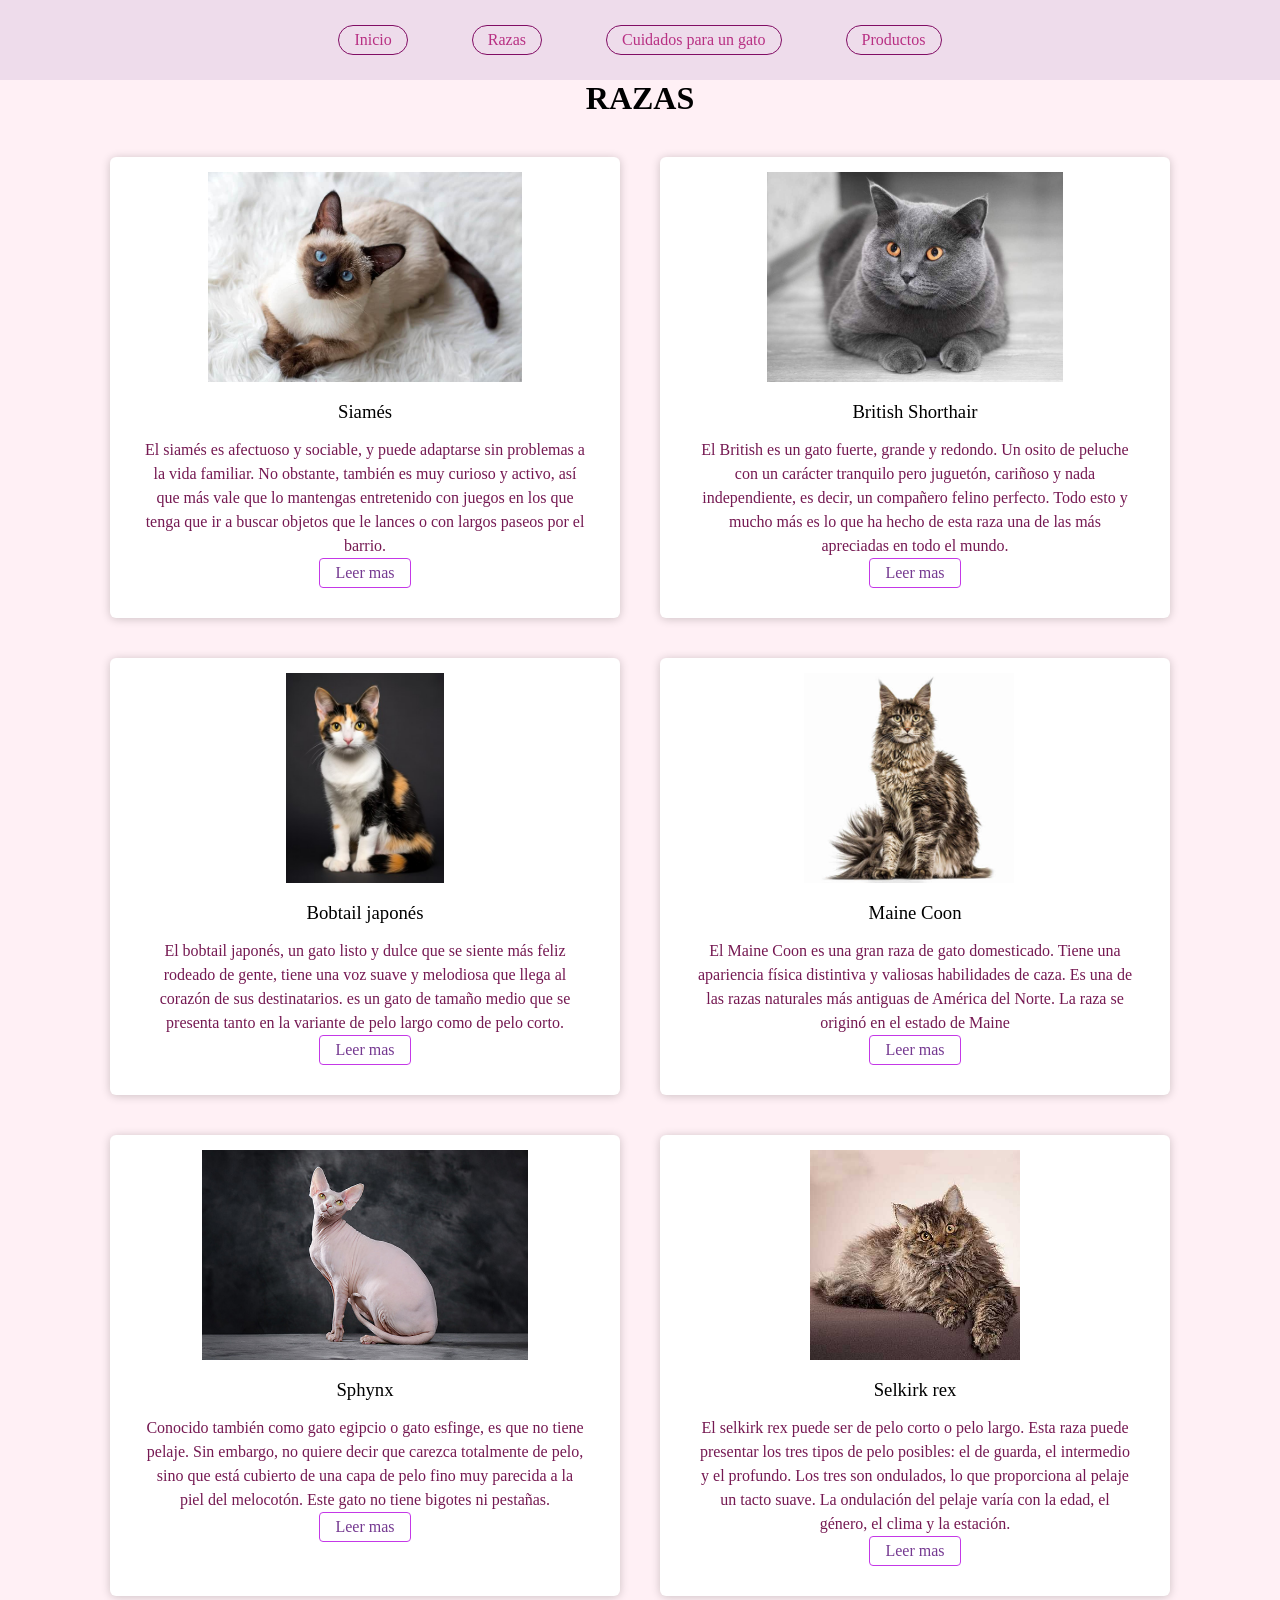
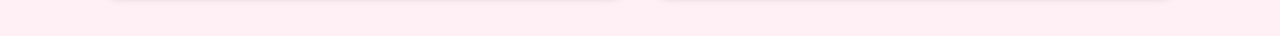
<file: Razas.html>
<!DOCTYPE html>
<html lang="es">
    <head>
        <meta charset="UTF-8">
        <title>Razas de gatos</title>
        <link rel="stylesheet" href="estilos/razas.css">
        <script src="js/scrollreveal.js"></script>
        <meta name="viewport" content="width=device-width, user-scalable=no, initial-scale=1.0, maximum-scale =1.0, minimum-scale=1.0">
    </head>

    <body bgcolor="#fff0f5">


        <header>
        
            <nav>
                <div class="menu">
                <a href="index.html">Inicio</a>
                <a href="Razas.html">Razas</a>
                <a href="Cuidados.html">Cuidados para un gato</a>
                <a href="Productos.html">Productos</a>
            </div>
            </nav>
    
        
        </header>


       <div class="titulo1">
            <DIV ALIGN = CENTER >
                <h1>RAZAS</h1></DIV></div>
                

        <div class="container">
            <div class="row">
            <div class="card">
                <figure>
                    <img src="img/siames.jpg">
                </figure>
                <div class="contenido">
                    <h3>Siam&eacute;s</h3>
                    
                    <p>El siam&eacute;s es afectuoso y sociable,
                        y puede adaptarse sin problemas a la vida familiar. No obstante, tambi&eacute;n es muy curioso
                        y activo, as&iacute; que m&aacute;s vale que lo mantengas entretenido con juegos en los que tenga
                        que ir a buscar objetos que le lances o con largos paseos por el barrio.</p>
                        <a href="leer-mas-siames.html">Leer mas</a>
                </div>
            </div>

            <div class="card">
                <figure>
                    <img src="img/british.jpg">
                </figure>
                <div class="contenido">
                    <h3>British Shorthair</h3>
                    <p>El British es un gato fuerte, grande y redondo. Un osito de peluche con un
                        car&aacute;cter tranquilo pero juguet&oacute;n, cari&ntilde;oso y nada independiente, es decir,
                        un compa&ntilde;ero felino perfecto. Todo esto y mucho m&aacute;s es lo que ha hecho
                        de esta raza una de las m&aacute;s apreciadas en todo el mundo.</p>
                        <a href="leer-mas-british.html">Leer mas</a>
                </div>
            </div>


            <div class="card">
                <figure>
                    <img src="img/bobtail.jpg">
                </figure>
                <div class="contenido">
                    <h3>Bobtail japon&eacute;s</h3>
                    <p>El bobtail japonés, un gato listo y dulce que se siente más feliz rodeado de gente,
                        tiene una voz suave y melodiosa que llega al corazón de sus destinatarios. 
                        es un gato de tamaño medio que se presenta tanto en la variante de pelo largo como de pelo corto.</p>
                        <a href="leer-mas-bobtail.html">Leer mas</a>
                </div>
            </div>

            <div class="card">
                <figure>
                    <img src="img/maine.jpg">
                </figure>
                <div class="contenido">
                    <h3>Maine Coon</h3>
                    <p>El Maine Coon es una gran raza de gato domesticado. Tiene una apariencia f&iacute;sica distintiva
                        y valiosas habilidades de caza. Es una de las razas naturales m&aacute;s antiguas de Am&eacute;rica del
                        Norte. La raza se origin&oacute; en el estado de Maine</p>
                        <a href="leer-mas-maine.html">Leer mas</a>
                </div>
            </div>

            <div class="card">
                <figure>
                    <img src="img/esfinge.jpg">
                </figure>
                <div class="contenido">
                    <h3>Sphynx</h3>
                    <p>Conocido tambi&eacute;n como gato egipcio o gato esfinge, es que no tiene pelaje. Sin embargo,
                        no quiere decir que carezca totalmente de pelo, sino que est&aacute; cubierto de una capa de
                        pelo fino muy parecida a la piel del melocot&oacute;n. Este gato no tiene bigotes ni pesta&ntilde;as.</p>
                        <a href="leer-mas-esfinge.html">Leer mas</a>
                </div>
            </div>


            <div class="card">
                <figure>
                    <img src="img/rex1.jpg">
                </figure>
                <div class="contenido">
                    <h3>Selkirk rex</h3>
                    <p> El selkirk rex puede ser de pelo corto o pelo largo. Esta raza puede presentar los tres tipos
                        de pelo posibles: el de guarda, el intermedio y el profundo. Los tres
                        son ondulados, lo que proporciona al pelaje un tacto suave. La ondulaci&oacute;n del pelaje var&iacute;a con
                        la edad, el g&eacute;nero, el clima y la estaci&oacute;n.</p>
                        <a href="leer-mas-rex.html">Leer mas</a>
                </div>
            </div>


        <script src="js/index.js"></script>
    </body>
</html>
</file>
<file: estilos/index.css>
*{
    margin: 0;
    padding: 0;
    box-sizing: border-box;
}
/*Estilo del encabezado*/

header{
    background-color: #eedceb;
    text-align: center;
    padding: 25px 0;
}

nav a{
    text-decoration: none;
    display: inline-block;
    color: #b83083;
    margin: 0 30px;
    padding: 5px 15px;
    border: 1px solid #810d64;
    border-radius: 30px;
}

nav a:hover{
    background-color: #810d64;
    color: #fff;
}

    
    

.titulo {
    height: 450px;
    background-size: cover;
    display: flex;
    flex-direction: column;
    justify-content: center;
    align-items: center;
    color: rgb(150, 15, 116);
}



.encabezado-img p{
    font-size: 20px;
}

.encabezado-img h1{
    font-size: 50px;
    padding: 20px 0;
}




/*Estilos para la portada*/
.portada{
    width: 100%;
    height: 520px;
    background-size: 100vw 100vh;
}








.tabla0{
    width: 1650px;
    height: 300px;
}

.tabla1{
    width: 1650px;
    height:  600px;
    display: flex;
}

.tabla2{
    width: 1650px;
    height: 600px;
    display: flex;
}

.tabla3{
    width: 1650px;
    height: 600px;
    display: flex;
}
</file>
<file: estilos/cuidados.css>
*{
    margin: 0;
    padding: 0;
    box-sizing: border-box;
}

header{
    background-color: #eedceb;
    text-align: center;
    padding: 25px 0;
}

nav a{
    text-decoration: none;
    display: inline-block;
    color: #b83083;
    margin: 0 30px;
    padding: 5px 15px;
    border: 1px solid #810d64;
    border-radius: 30px;
}

nav a:hover{
    background-color: #810d64;
    color: #fff;
}

.t1{
    width: 1650px;
    height: 300px;
}

.t2{
    width: 800px;
    height: 300px;
}

.t3{
    width: 1650px;
    height: 300px;
}
</file>
<file: estilos/razas.css>
*{
    margin: 0;
    padding: 0;
    box-sizing: border-box;
}

header{
    background-color: #eedceb;
    text-align: center;
    padding: 25px 0;
}


nav a{
    text-decoration: none;
    display: inline-block;
    color: #b83083;
    margin: 0 30px;
    padding: 5px 15px;
    border: 1px solid #810d64;
    border-radius: 30px;
}

nav a:hover{
    background-color: #810d64;
    color: #fff;
}


.container{
    width: 100%;
    display: flex;
    max-width: 1100px;
    margin: 20px auto;
}

.row{
    display: flex;
    align-items: center;
    justify-content: space-between;
    flex-wrap: wrap;
}


.card{
    width: 100%;
    margin: 20px;
    padding: 15px 20px;
    border-radius: 6px;
    overflow: hidden;
    background: #fff;
    box-shadow: 0px 1px 10px rgba(0, 0, 0, 0.2);
    cursor: default;
    transition: all 400ms ease;
    display: flex;
    flex-direction: column;
    flex: 1 1 21rem;
    align-self: normal;
    align-items: center;
   
}



.card:hover{
    box-shadow: 5px 5px 20px rgba(0, 0, 0, 4);
    transform: translateY(-3%);
}

.card img{
    width: 100%;
    height: 210px;
   

}

.card .contenido{
    padding: 15px;
    text-align: center;
}

.card .contenido p{
    line-height: 1.5;
    color: #751952;
   
}

.card .contenido h3{
    font-weight: 400;
    margin-bottom: 15px;
}

.card .contenido a{
    text-decoration: none;
    padding: 5px 15px;
    display: inline-block;
    margin-top: 10px;
    color: #753991;
    border: 1px solid #c438e7;
    border-radius: 4px;
    transition: all 400ms ease;
    margin-top: auto;
    
    
}

.card .contenido a:hover{
    background: #c438e7;
    color: #fff;

}

/*Leer mas siames*/

.scroll-bg{
    background:#e0c6d8;
    width: 680px;
    margin: 10% auto;
    padding: 30px;
    border-radius: 30px;
    font-size: 1.3rem;
    color: black;
    text-align: justify;
    overflow: hidden;
    overflow-y: scroll;
    display: flex;
    flex-direction: column;
    flex: 1 1 21rem;

}


::-webkit-scrollbar{
    width: 9px;
}

::-webkit-scrollbar-thumb{
    background-color: #751952;
    border-radius: 15px;
}

.scroll-div{
    width: 600px;
    background:#e0c6d8;
    height: 900px;
}
    


.scroll-object{
    
    font-family: cursive;
    font-size: 15px;
    padding: 20px;
}
</file>
<file: estilos/productos.css>
@import url("https://cdn.jsdelivr.net/npm/bootstrap-icons@1.11.3/font/bootstrap-icons.min.css");

*{
    margin: 0;
    padding: 0;
    box-sizing: border-box;
}

header{
    background-color: #eedceb;
    text-align: center;
    padding: 25px 0;
}

nav a{
    text-decoration: none;
    display: inline-block;
    color: #b83083;
    margin: 0 30px;
    padding: 5px 15px;
    border: 1px solid #810d64;
    border-radius: 30px;
}

nav a:hover{
    text-decoration: none;
    background-color: #810d64;
    color: #fff;
}



.cream-bg {
    background-color: #eedceb;
    padding-top: 2rem;
    padding-bottom: 2rem;
}

.card-img {
    width: 100%;
    height: 100%;
    object-fit: cover;
    border-top-right-radius: 0px;
    border-bottom-right-radius: 0px;
}

.card h3 {
    text-transform: uppercase;
    color: rgb(177, 177, 177);
    font-size: .8rem;
}

.card p {
    line-height: 1.4em;
}
</file>
